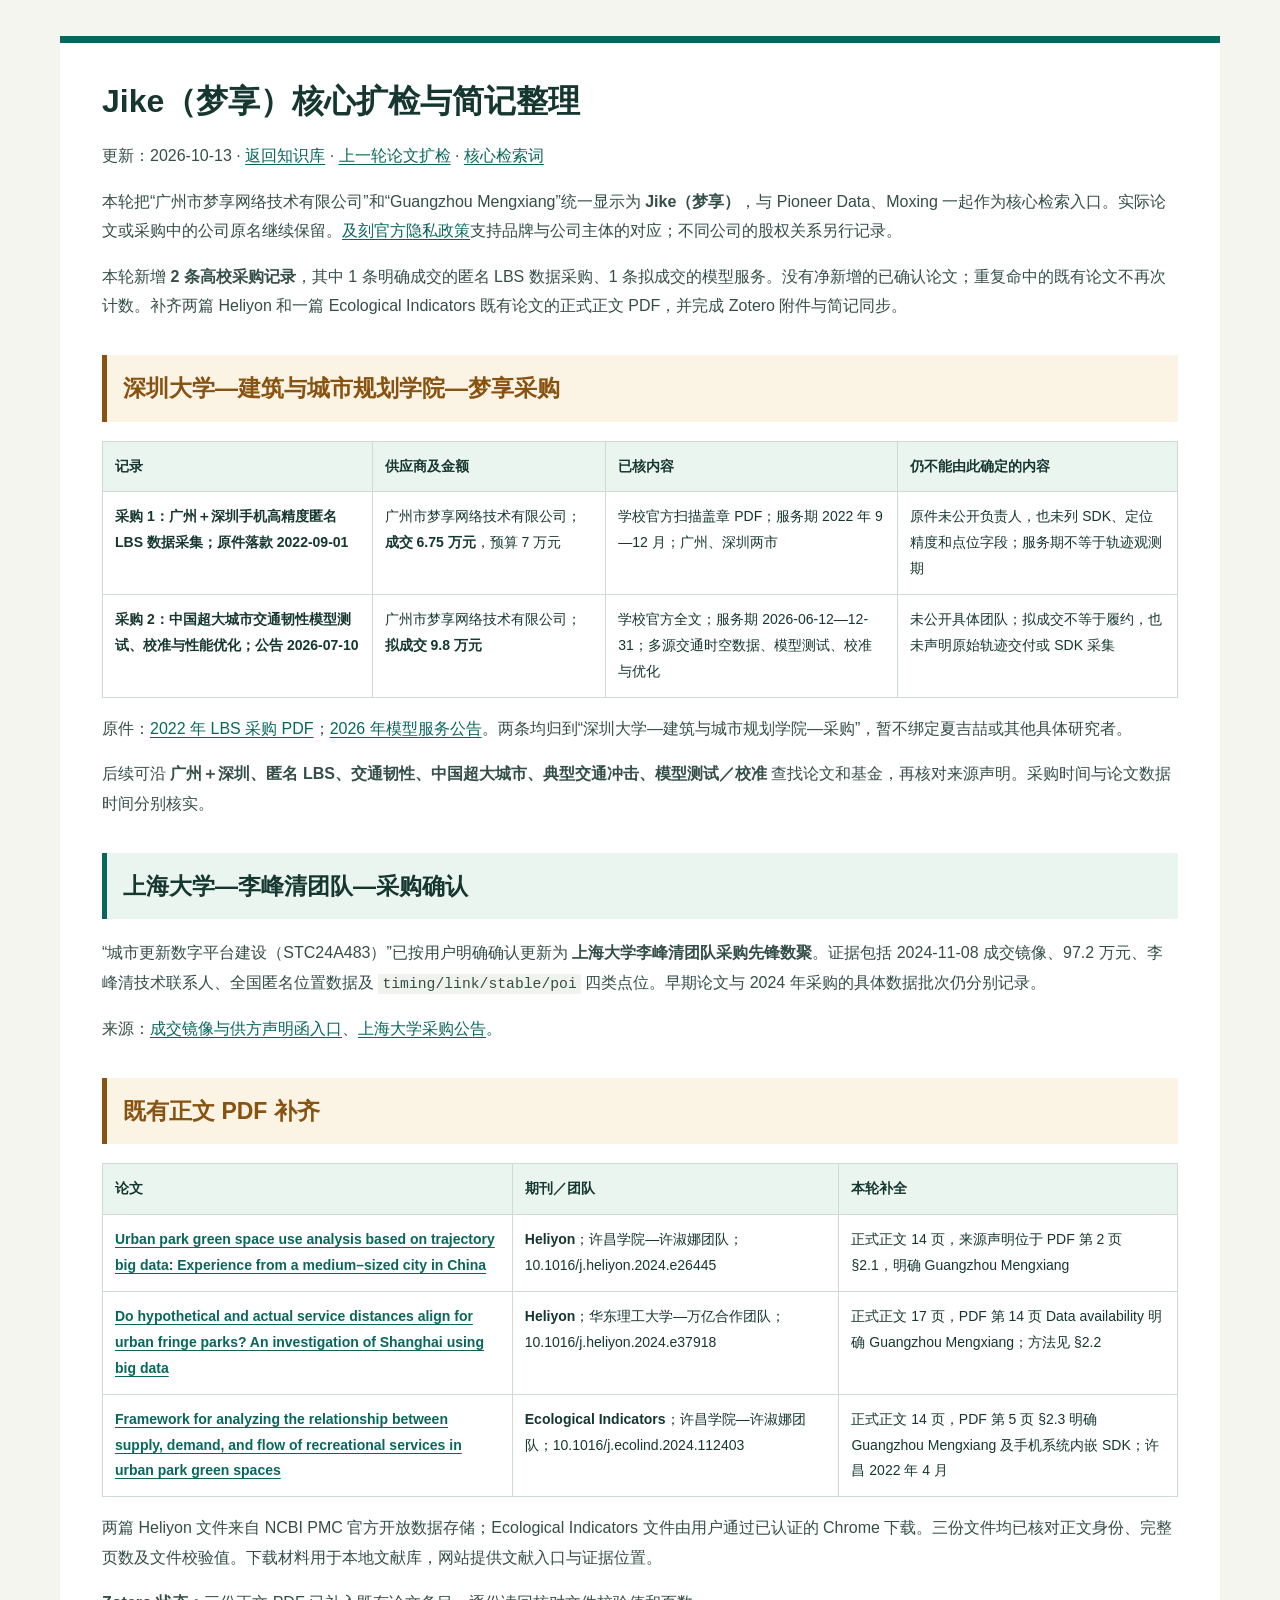
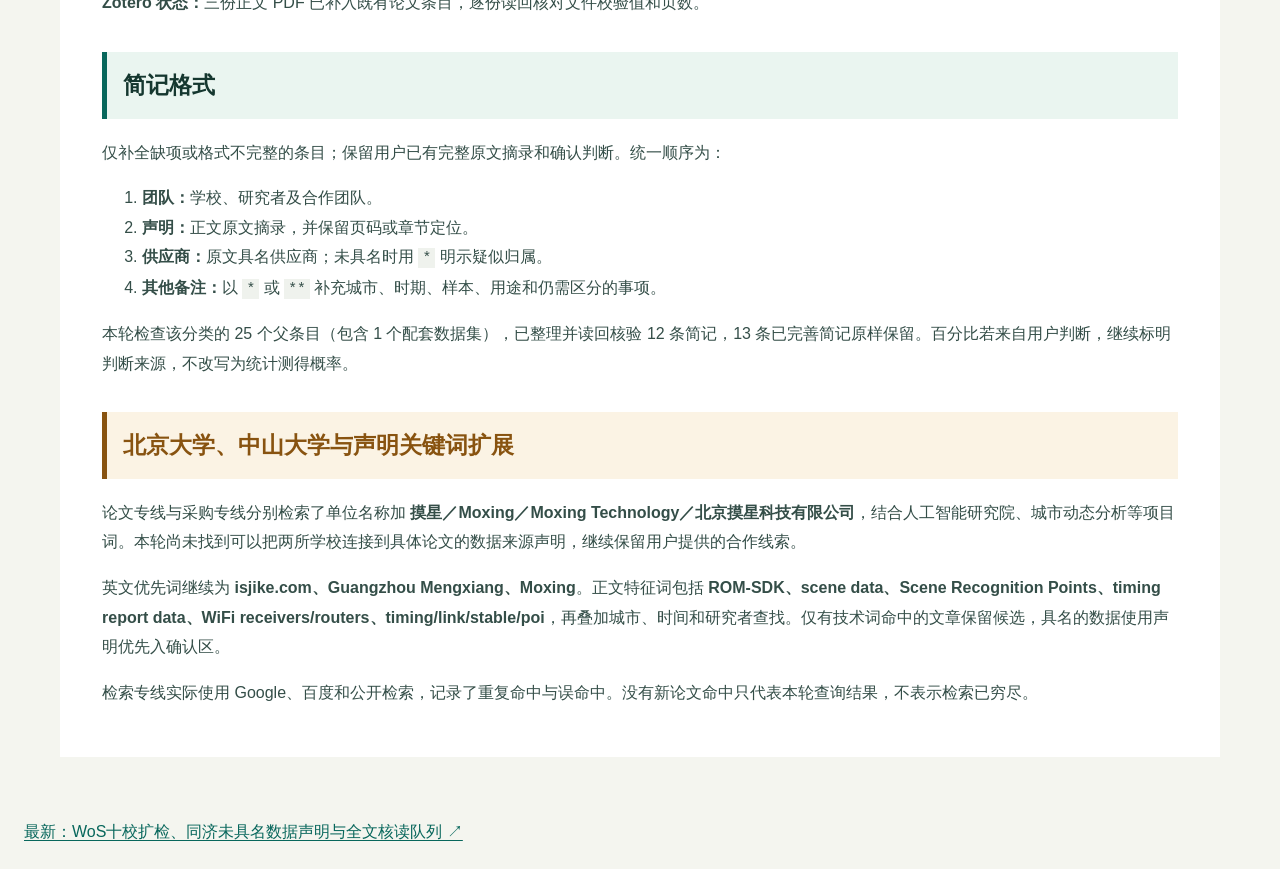
<file: core-jike-expansion.html>
<!doctype html><html lang="zh-CN"><head><meta charset="utf-8"><meta name="viewport" content="width=device-width,initial-scale=1"><title>Jike（梦享）核心扩检 · 2026-10-13</title><style>
*{box-sizing:border-box}body{margin:0;background:#f4f5ef;color:#15372f;font:16px/1.85 "Segoe UI","Microsoft YaHei",sans-serif}main{max-width:1160px;margin:36px auto;padding:34px 42px;background:#fff;border-top:7px solid #08675c}h1{font-size:32px;line-height:1.5;margin:0 0 15px}h2{font-size:23px;margin-top:34px;padding:12px 16px;border-left:5px solid #08675c;background:#eaf5f0}h2:nth-of-type(odd){color:#885310;background:#fbf3e4;border-color:#885310}p,li{color:#344e48}a{color:#08675c;text-underline-offset:3px}table{display:block;width:100%;overflow-x:auto;border-collapse:collapse;font-size:14px}th,td{min-width:150px;border:1px solid #cedbd4;padding:12px;text-align:left;vertical-align:top}th{background:#eaf5f0}td:first-child{font-weight:600}code{background:#eff2ed;font-size:.92em;padding:2px 4px;overflow-wrap:anywhere}a:focus-visible{outline:2px solid #08675c;outline-offset:4px}@media(max-width:650px){main{margin:0;padding:22px 18px}h1{font-size:25px}h2{font-size:20px}body{font-size:15px}}
</style></head><body><main><h1>Jike（梦享）核心扩检与简记整理</h1>
<p>更新：2026-10-13 · <a href="index.html#china">返回知识库</a> · <a href="core-search-expansion.html">上一轮论文扩检</a> · <a href="data/core-search-lexicon.json">核心检索词</a></p>
<p>本轮把“广州市梦享网络技术有限公司”和“Guangzhou Mengxiang”统一显示为 <strong>Jike（梦享）</strong>，与 Pioneer Data、Moxing 一起作为核心检索入口。实际论文或采购中的公司原名继续保留。<a href="https://www.isjike.com/h-col-128">及刻官方隐私政策</a>支持品牌与公司主体的对应；不同公司的股权关系另行记录。</p>
<p>本轮新增 <strong>2 条高校采购记录</strong>，其中 1 条明确成交的匿名 LBS 数据采购、1 条拟成交的模型服务。没有净新增的已确认论文；重复命中的既有论文不再次计数。补齐两篇 Heliyon 和一篇 Ecological Indicators 既有论文的正式正文 PDF，并完成 Zotero 附件与简记同步。</p>
<h2>深圳大学—建筑与城市规划学院—梦享采购</h2>
<table>
<thead>
<tr>
<th>记录</th>
<th>供应商及金额</th>
<th>已核内容</th>
<th>仍不能由此确定的内容</th>
</tr>
</thead>
<tbody>
<tr>
<td><strong>采购 1：广州＋深圳手机高精度匿名 LBS 数据采集</strong>；原件落款 2022-09-01</td>
<td>广州市梦享网络技术有限公司；<strong>成交 6.75 万元</strong>，预算 7 万元</td>
<td>学校官方扫描盖章 PDF；服务期 2022 年 9—12 月；广州、深圳两市</td>
<td>原件未公开负责人，也未列 SDK、定位精度和点位字段；服务期不等于轨迹观测期</td>
</tr>
<tr>
<td><strong>采购 2：中国超大城市交通韧性模型测试、校准与性能优化</strong>；公告 2026-07-10</td>
<td>广州市梦享网络技术有限公司；<strong>拟成交 9.8 万元</strong></td>
<td>学校官方全文；服务期 2026-06-12—12-31；多源交通时空数据、模型测试、校准与优化</td>
<td>未公开具体团队；拟成交不等于履约，也未声明原始轨迹交付或 SDK 采集</td>
</tr>
</tbody>
</table>
<p>原件：<a href="https://bidding.szu.edu.cn/__local/5/27/FE/82C13B2A29A4C6122909C93EC78_68CD83B2_4C59D.pdf?e=.pdf">2022 年 LBS 采购 PDF</a>；<a href="https://bidding.szu.edu.cn/info/1023/359799.htm">2026 年模型服务公告</a>。两条均归到“深圳大学—建筑与城市规划学院—采购”，暂不绑定夏吉喆或其他具体研究者。</p>
<p>后续可沿 <strong>广州＋深圳、匿名 LBS、交通韧性、中国超大城市、典型交通冲击、模型测试／校准</strong> 查找论文和基金，再核对来源声明。采购时间与论文数据时间分别核实。</p>
<h2>上海大学—李峰清团队—采购确认</h2>
<p>“城市更新数字平台建设（STC24A483）”已按用户明确确认更新为 <strong>上海大学李峰清团队采购先锋数聚</strong>。证据包括 2024-11-08 成交镜像、97.2 万元、李峰清技术联系人、全国匿名位置数据及 <code>timing/link/stable/poi</code> 四类点位。早期论文与 2024 年采购的具体数据批次仍分别记录。</p>
<p>来源：<a href="https://xunbiaobao.baidu.com/biddingDetail?id=51f4807f5bec176c44e60a08bab5157b430ee26f&amp;source=seo">成交镜像与供方声明函入口</a>、<a href="https://bidding.shu.edu.cn/sy/zbkscg_detail_phone.jsp?wid=202410140026798435&amp;gglx=ZBGG&amp;fl=C&amp;lx=ZBGG">上海大学采购公告</a>。</p>
<h2>既有正文 PDF 补齐</h2>
<table>
<thead>
<tr>
<th>论文</th>
<th>期刊／团队</th>
<th>本轮补全</th>
</tr>
</thead>
<tbody>
<tr>
<td><a href="https://pmc.ncbi.nlm.nih.gov/articles/PMC10900791/">Urban park green space use analysis based on trajectory big data: Experience from a medium–sized city in China</a></td>
<td><strong>Heliyon</strong>；许昌学院—许淑娜团队；10.1016/j.heliyon.2024.e26445</td>
<td>正式正文 14 页，来源声明位于 PDF 第 2 页 §2.1，明确 Guangzhou Mengxiang</td>
</tr>
<tr>
<td><a href="https://doi.org/10.1016/j.heliyon.2024.e37918">Do hypothetical and actual service distances align for urban fringe parks? An investigation of Shanghai using big data</a></td>
<td><strong>Heliyon</strong>；华东理工大学—万亿合作团队；10.1016/j.heliyon.2024.e37918</td>
<td>正式正文 17 页，PDF 第 14 页 Data availability 明确 Guangzhou Mengxiang；方法见 §2.2</td>
</tr>
<tr>
<td><a href="https://doi.org/10.1016/j.ecolind.2024.112403">Framework for analyzing the relationship between supply, demand, and flow of recreational services in urban park green spaces</a></td>
<td><strong>Ecological Indicators</strong>；许昌学院—许淑娜团队；10.1016/j.ecolind.2024.112403</td>
<td>正式正文 14 页，PDF 第 5 页 §2.3 明确 Guangzhou Mengxiang 及手机系统内嵌 SDK；许昌 2022 年 4 月</td>
</tr>
</tbody>
</table>
<p>两篇 Heliyon 文件来自 NCBI PMC 官方开放数据存储；Ecological Indicators 文件由用户通过已认证的 Chrome 下载。三份文件均已核对正文身份、完整页数及文件校验值。下载材料用于本地文献库，网站提供文献入口与证据位置。</p>
<p><strong>Zotero 状态：</strong>三份正文 PDF 已补入既有论文条目，逐份读回核对文件校验值和页数。</p>
<h2>简记格式</h2>
<p>仅补全缺项或格式不完整的条目；保留用户已有完整原文摘录和确认判断。统一顺序为：</p>
<ol>
<li><strong>团队：</strong>学校、研究者及合作团队。</li>
<li><strong>声明：</strong>正文原文摘录，并保留页码或章节定位。</li>
<li><strong>供应商：</strong>原文具名供应商；未具名时用 <code>*</code> 明示疑似归属。</li>
<li><strong>其他备注：</strong>以 <code>*</code> 或 <code>**</code> 补充城市、时期、样本、用途和仍需区分的事项。</li>
</ol>
<p>本轮检查该分类的 25 个父条目（包含 1 个配套数据集），已整理并读回核验 12 条简记，13 条已完善简记原样保留。百分比若来自用户判断，继续标明判断来源，不改写为统计测得概率。</p>
<h2>北京大学、中山大学与声明关键词扩展</h2>
<p>论文专线与采购专线分别检索了单位名称加 <strong>摸星／Moxing／Moxing Technology／北京摸星科技有限公司</strong>，结合人工智能研究院、城市动态分析等项目词。本轮尚未找到可以把两所学校连接到具体论文的数据来源声明，继续保留用户提供的合作线索。</p>
<p>英文优先词继续为 <strong>isjike.com、Guangzhou Mengxiang、Moxing</strong>。正文特征词包括 <strong>ROM-SDK、scene data、Scene Recognition Points、timing report data、WiFi receivers/routers、timing/link/stable/poi</strong>，再叠加城市、时间和研究者查找。仅有技术词命中的文章保留候选，具名的数据使用声明优先入确认区。</p>
<p>检索专线实际使用 Google、百度和公开检索，记录了重复命中与误命中。没有新论文命中只代表本轮查询结果，不表示检索已穷尽。</p></main><aside style="padding:24px"><a href="wos-fulltext-screening.html">最新：WoS十校扩检、同济未具名数据声明与全文核读队列 ↗</a></aside></body></html>
</file>
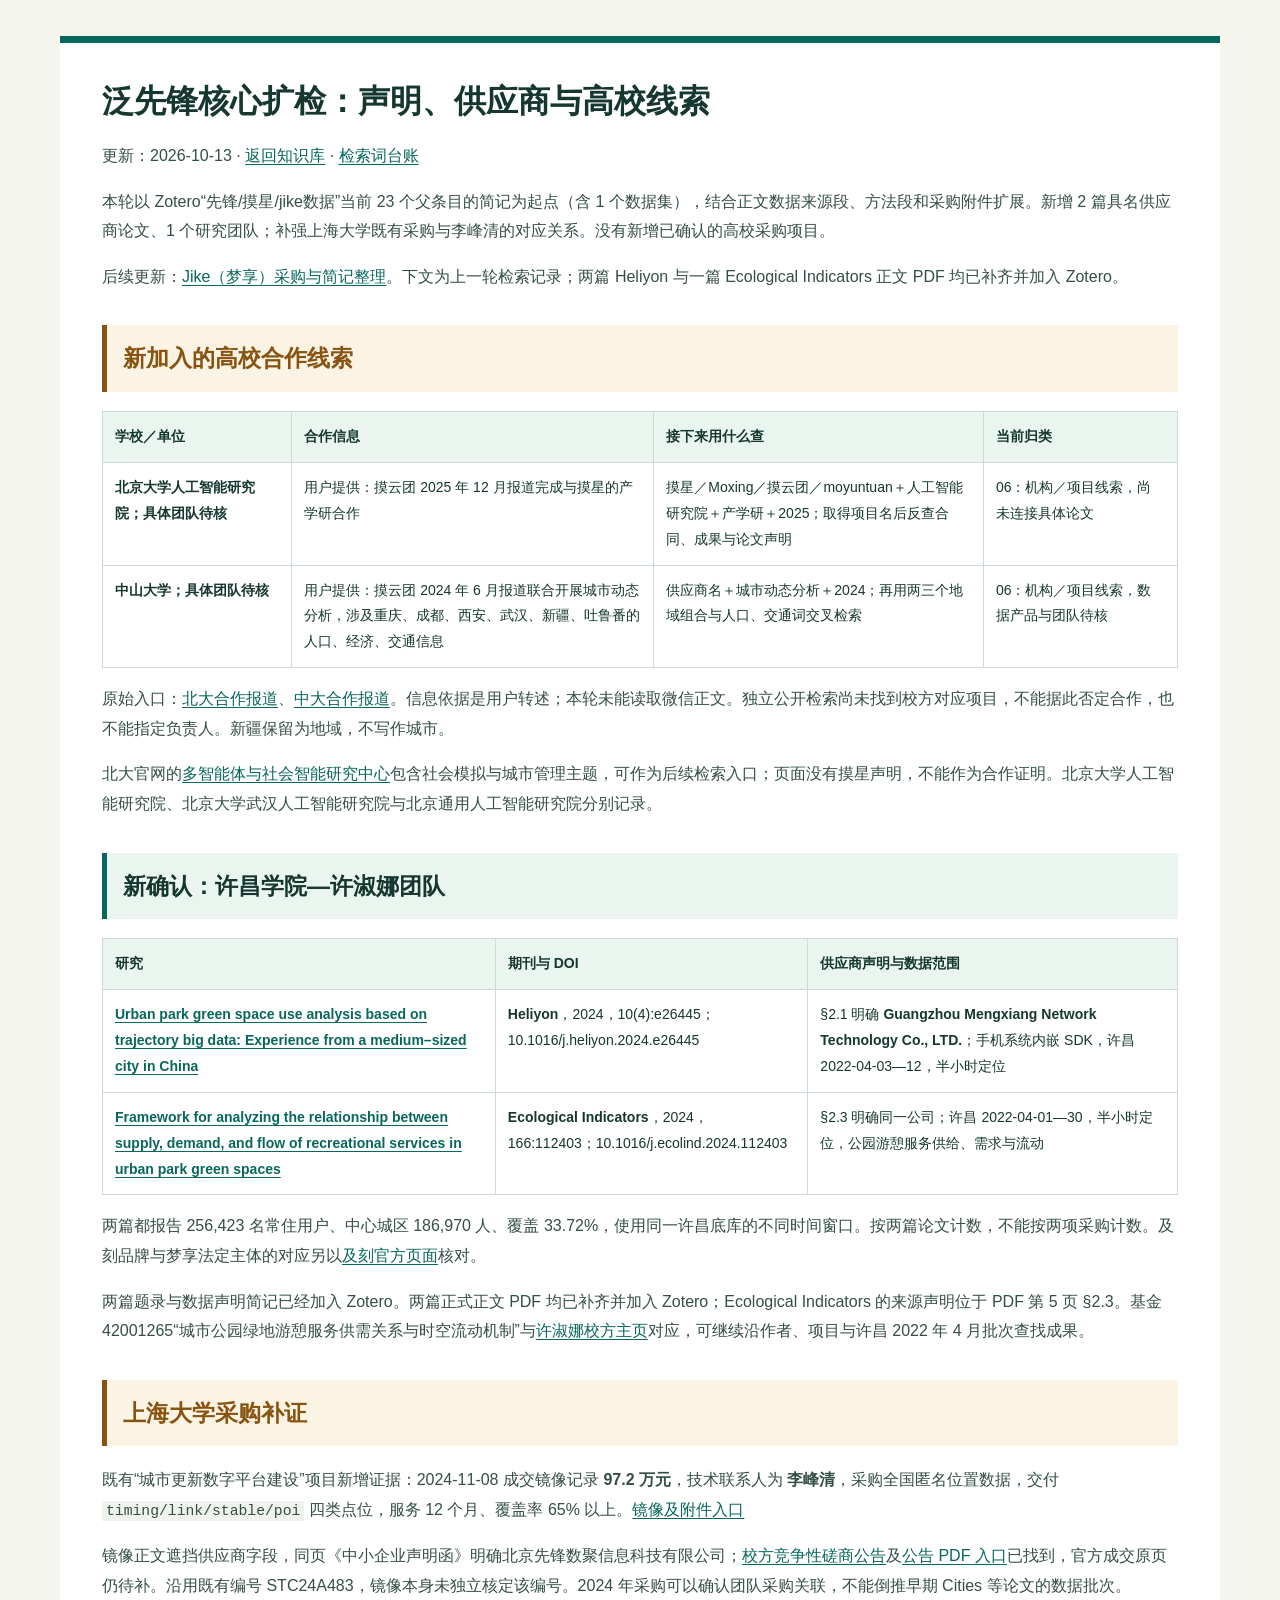
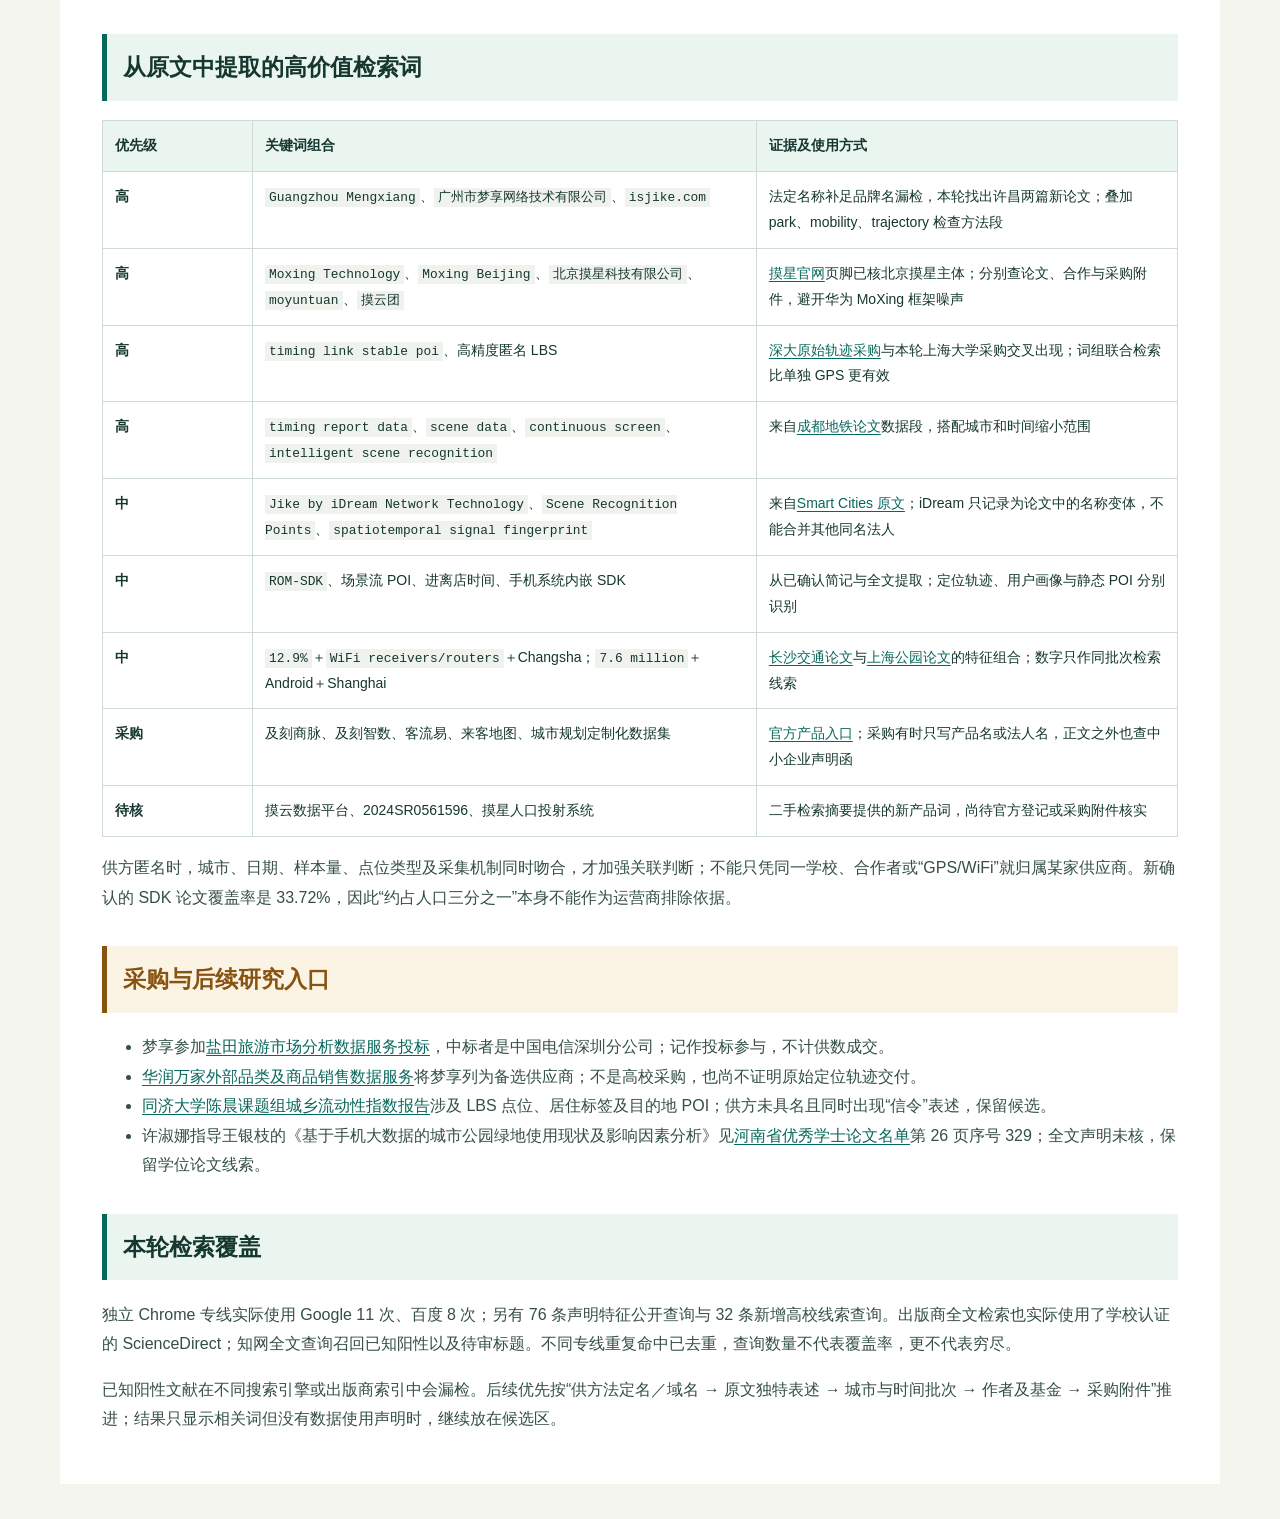
<file: core-search-expansion.html>
<!doctype html><html lang="zh-CN"><head><meta charset="utf-8"><meta name="viewport" content="width=device-width,initial-scale=1"><title>泛先锋核心扩检 · 2026-10-13</title><style>
*{box-sizing:border-box}body{margin:0;background:#f4f5ef;color:#15372f;font:16px/1.85 "Segoe UI","Microsoft YaHei",sans-serif}main{max-width:1160px;margin:36px auto;padding:34px 42px;background:#fff;border-top:7px solid #08675c}h1{font-size:32px;line-height:1.5;margin:0 0 15px}h2{font-size:23px;margin-top:34px;padding:12px 16px;border-left:5px solid #08675c;background:#eaf5f0}h2:nth-of-type(odd){color:#885310;background:#fbf3e4;border-color:#885310}p,li{color:#344e48}a{color:#08675c;text-underline-offset:3px}table{display:block;width:100%;overflow-x:auto;border-collapse:collapse;font-size:14px}th,td{min-width:150px;border:1px solid #cedbd4;padding:12px;text-align:left;vertical-align:top}th{background:#eaf5f0}td:first-child{font-weight:600}code{background:#eff2ed;font-size:.92em;padding:2px 4px;overflow-wrap:anywhere}a:focus-visible{outline:2px solid #08675c;outline-offset:4px}@media(max-width:650px){main{margin:0;padding:22px 18px}h1{font-size:25px}h2{font-size:20px}body{font-size:15px}}
</style></head><body><main><h1>泛先锋核心扩检：声明、供应商与高校线索</h1>
<p>更新：2026-10-13 · <a href="index.html#china">返回知识库</a> · <a href="data/core-search-lexicon.json">检索词台账</a></p>
<p>本轮以 Zotero“先锋/摸星/jike数据”当前 23 个父条目的简记为起点（含 1 个数据集），结合正文数据来源段、方法段和采购附件扩展。新增 2 篇具名供应商论文、1 个研究团队；补强上海大学既有采购与李峰清的对应关系。没有新增已确认的高校采购项目。</p>
<p>后续更新：<a href="../core-jike-expansion.html">Jike（梦享）采购与简记整理</a>。下文为上一轮检索记录；两篇 Heliyon 与一篇 Ecological Indicators 正文 PDF 均已补齐并加入 Zotero。</p>
<h2>新加入的高校合作线索</h2>
<table>
<thead>
<tr>
<th>学校／单位</th>
<th>合作信息</th>
<th>接下来用什么查</th>
<th>当前归类</th>
</tr>
</thead>
<tbody>
<tr>
<td>北京大学人工智能研究院；具体团队待核</td>
<td>用户提供：摸云团 2025 年 12 月报道完成与摸星的产学研合作</td>
<td>摸星／Moxing／摸云团／moyuntuan＋人工智能研究院＋产学研＋2025；取得项目名后反查合同、成果与论文声明</td>
<td>06：机构／项目线索，尚未连接具体论文</td>
</tr>
<tr>
<td>中山大学；具体团队待核</td>
<td>用户提供：摸云团 2024 年 6 月报道联合开展城市动态分析，涉及重庆、成都、西安、武汉、新疆、吐鲁番的人口、经济、交通信息</td>
<td>供应商名＋城市动态分析＋2024；再用两三个地域组合与人口、交通词交叉检索</td>
<td>06：机构／项目线索，数据产品与团队待核</td>
</tr>
</tbody>
</table>
<p>原始入口：<a href="https://mp.weixin.qq.com/s/dIXu1UwoPDSMtV2qyC5F1A">北大合作报道</a>、<a href="https://mp.weixin.qq.com/s/6MoXxhf8-F69XSIEh6eMvw">中大合作报道</a>。信息依据是用户转述；本轮未能读取微信正文。独立公开检索尚未找到校方对应项目，不能据此否定合作，也不能指定负责人。新疆保留为地域，不写作城市。</p>
<p>北大官网的<a href="https://www.ai.pku.edu.cn/info/1415/2763.htm">多智能体与社会智能研究中心</a>包含社会模拟与城市管理主题，可作为后续检索入口；页面没有摸星声明，不能作为合作证明。北京大学人工智能研究院、北京大学武汉人工智能研究院与北京通用人工智能研究院分别记录。</p>
<h2>新确认：许昌学院—许淑娜团队</h2>
<table>
<thead>
<tr>
<th>研究</th>
<th>期刊与 DOI</th>
<th>供应商声明与数据范围</th>
</tr>
</thead>
<tbody>
<tr>
<td><a href="https://pmc.ncbi.nlm.nih.gov/articles/PMC10900791/">Urban park green space use analysis based on trajectory big data: Experience from a medium–sized city in China</a></td>
<td><strong>Heliyon</strong>，2024，10(4):e26445；10.1016/j.heliyon.2024.e26445</td>
<td>§2.1 明确 <strong>Guangzhou Mengxiang Network Technology Co., LTD.</strong>；手机系统内嵌 SDK，许昌 2022-04-03—12，半小时定位</td>
</tr>
<tr>
<td><a href="https://www.sciencedirect.com/science/article/pii/S1470160X24008604">Framework for analyzing the relationship between supply, demand, and flow of recreational services in urban park green spaces</a></td>
<td><strong>Ecological Indicators</strong>，2024，166:112403；10.1016/j.ecolind.2024.112403</td>
<td>§2.3 明确同一公司；许昌 2022-04-01—30，半小时定位，公园游憩服务供给、需求与流动</td>
</tr>
</tbody>
</table>
<p>两篇都报告 256,423 名常住用户、中心城区 186,970 人、覆盖 33.72%，使用同一许昌底库的不同时间窗口。按两篇论文计数，不能按两项采购计数。及刻品牌与梦享法定主体的对应另以<a href="https://www.isjike.com/h-col-128">及刻官方页面</a>核对。</p>
<p>两篇题录与数据声明简记已经加入 Zotero。两篇正式正文 PDF 均已补齐并加入 Zotero；Ecological Indicators 的来源声明位于 PDF 第 5 页 §2.3。基金 42001265“城市公园绿地游憩服务供需关系与时空流动机制”与<a href="https://chenghuan.xcu.edu.cn/info/1252/4904.htm">许淑娜校方主页</a>对应，可继续沿作者、项目与许昌 2022 年 4 月批次查找成果。</p>
<h2>上海大学采购补证</h2>
<p>既有“城市更新数字平台建设”项目新增证据：2024-11-08 成交镜像记录 <strong>97.2 万元</strong>，技术联系人为 <strong>李峰清</strong>，采购全国匿名位置数据，交付 <code>timing/link/stable/poi</code> 四类点位，服务 12 个月、覆盖率 65% 以上。<a href="https://xunbiaobao.baidu.com/biddingDetail?id=51f4807f5bec176c44e60a08bab5157b430ee26f&amp;source=seo">镜像及附件入口</a></p>
<p>镜像正文遮挡供应商字段，同页《中小企业声明函》明确北京先锋数聚信息科技有限公司；<a href="https://bidding.shu.edu.cn/sy/zbkscg_detail_phone.jsp?wid=202410140026798435&amp;gglx=ZBGG&amp;fl=C&amp;lx=ZBGG">校方竞争性磋商公告</a>及<a href="https://bidding.shu.edu.cn/ywsp/lcpz/fjgl_downLoad.jsp?wid=202410290026907524">公告 PDF 入口</a>已找到，官方成交原页仍待补。沿用既有编号 STC24A483，镜像本身未独立核定该编号。2024 年采购可以确认团队采购关联，不能倒推早期 Cities 等论文的数据批次。</p>
<h2>从原文中提取的高价值检索词</h2>
<table>
<thead>
<tr>
<th>优先级</th>
<th>关键词组合</th>
<th>证据及使用方式</th>
</tr>
</thead>
<tbody>
<tr>
<td>高</td>
<td><code>Guangzhou Mengxiang</code>、<code>广州市梦享网络技术有限公司</code>、<code>isjike.com</code></td>
<td>法定名称补足品牌名漏检，本轮找出许昌两篇新论文；叠加 park、mobility、trajectory 检查方法段</td>
</tr>
<tr>
<td>高</td>
<td><code>Moxing Technology</code>、<code>Moxing Beijing</code>、<code>北京摸星科技有限公司</code>、<code>moyuntuan</code>、<code>摸云团</code></td>
<td><a href="https://www.moyuntuan.com/#/home">摸星官网</a>页脚已核北京摸星主体；分别查论文、合作与采购附件，避开华为 MoXing 框架噪声</td>
</tr>
<tr>
<td>高</td>
<td><code>timing link stable poi</code>、高精度匿名 LBS</td>
<td><a href="https://bidding.szu.edu.cn/info/1023/35590.htm">深大原始轨迹采购</a>与本轮上海大学采购交叉出现；词组联合检索比单独 GPS 更有效</td>
</tr>
<tr>
<td>高</td>
<td><code>timing report data</code>、<code>scene data</code>、<code>continuous screen</code>、<code>intelligent scene recognition</code></td>
<td>来自<a href="https://onlinelibrary.wiley.com/doi/10.1155/2023/8008667">成都地铁论文</a>数据段，搭配城市和时间缩小范围</td>
</tr>
<tr>
<td>中</td>
<td><code>Jike by iDream Network Technology</code>、<code>Scene Recognition Points</code>、<code>spatiotemporal signal fingerprint</code></td>
<td>来自<a href="https://www.mdpi.com/2624-6511/8/3/83">Smart Cities 原文</a>；iDream 只记录为论文中的名称变体，不能合并其他同名法人</td>
</tr>
<tr>
<td>中</td>
<td><code>ROM-SDK</code>、场景流 POI、进离店时间、手机系统内嵌 SDK</td>
<td>从已确认简记与全文提取；定位轨迹、用户画像与静态 POI 分别识别</td>
</tr>
<tr>
<td>中</td>
<td><code>12.9%</code>＋<code>WiFi receivers/routers</code>＋Changsha；<code>7.6 million</code>＋Android＋Shanghai</td>
<td><a href="https://doi.org/10.1016/j.jtrangeo.2025.104496">长沙交通论文</a>与<a href="https://pmc.ncbi.nlm.nih.gov/articles/PMC11462473/">上海公园论文</a>的特征组合；数字只作同批次检索线索</td>
</tr>
<tr>
<td>采购</td>
<td>及刻商脉、及刻智数、客流易、来客地图、城市规划定制化数据集</td>
<td><a href="https://www.isjike.com/h-col-128">官方产品入口</a>；采购有时只写产品名或法人名，正文之外也查中小企业声明函</td>
</tr>
<tr>
<td>待核</td>
<td>摸云数据平台、2024SR0561596、摸星人口投射系统</td>
<td>二手检索摘要提供的新产品词，尚待官方登记或采购附件核实</td>
</tr>
</tbody>
</table>
<p>供方匿名时，城市、日期、样本量、点位类型及采集机制同时吻合，才加强关联判断；不能只凭同一学校、合作者或“GPS/WiFi”就归属某家供应商。新确认的 SDK 论文覆盖率是 33.72%，因此“约占人口三分之一”本身不能作为运营商排除依据。</p>
<h2>采购与后续研究入口</h2>
<ul>
<li>梦享参加<a href="https://www.yantian.gov.cn/YTWHGDLYTY/gkmlpt/content/12/12399/post_12399068.html">盐田旅游市场分析数据服务投标</a>，中标者是中国电信深圳分公司；记作投标参与，不计供数成交。</li>
<li><a href="https://www.crpsz.com/zbxx/006001/006001004/20250605/1f9b9cf7-f34f-4ea0-ab41-e9a6eb760dc1.html">华润万家外部品类及商品销售数据服务</a>将梦享列为备选供应商；不是高校采购，也尚不证明原始定位轨迹交付。</li>
<li><a href="https://caup.tongji.edu.cn/d5/8f/c33362a382351/page.htm">同济大学陈晨课题组城乡流动性指数报告</a>涉及 LBS 点位、居住标签及目的地 POI；供方未具名且同时出现“信令”表述，保留候选。</li>
<li>许淑娜指导王银枝的《基于手机大数据的城市公园绿地使用现状及影响因素分析》见<a href="https://xcoss.henan.gov.cn/typtfile/20250919/f1a136475be542edb04d64c20f5707d3.pdf">河南省优秀学士论文名单</a>第 26 页序号 329；全文声明未核，保留学位论文线索。</li>
</ul>
<h2>本轮检索覆盖</h2>
<p>独立 Chrome 专线实际使用 Google 11 次、百度 8 次；另有 76 条声明特征公开查询与 32 条新增高校线索查询。出版商全文检索也实际使用了学校认证的 ScienceDirect；知网全文查询召回已知阳性以及待审标题。不同专线重复命中已去重，查询数量不代表覆盖率，更不代表穷尽。</p>
<p>已知阳性文献在不同搜索引擎或出版商索引中会漏检。后续优先按“供方法定名／域名 → 原文独特表述 → 城市与时间批次 → 作者及基金 → 采购附件”推进；结果只显示相关词但没有数据使用声明时，继续放在候选区。</p></main></body></html>
</file>
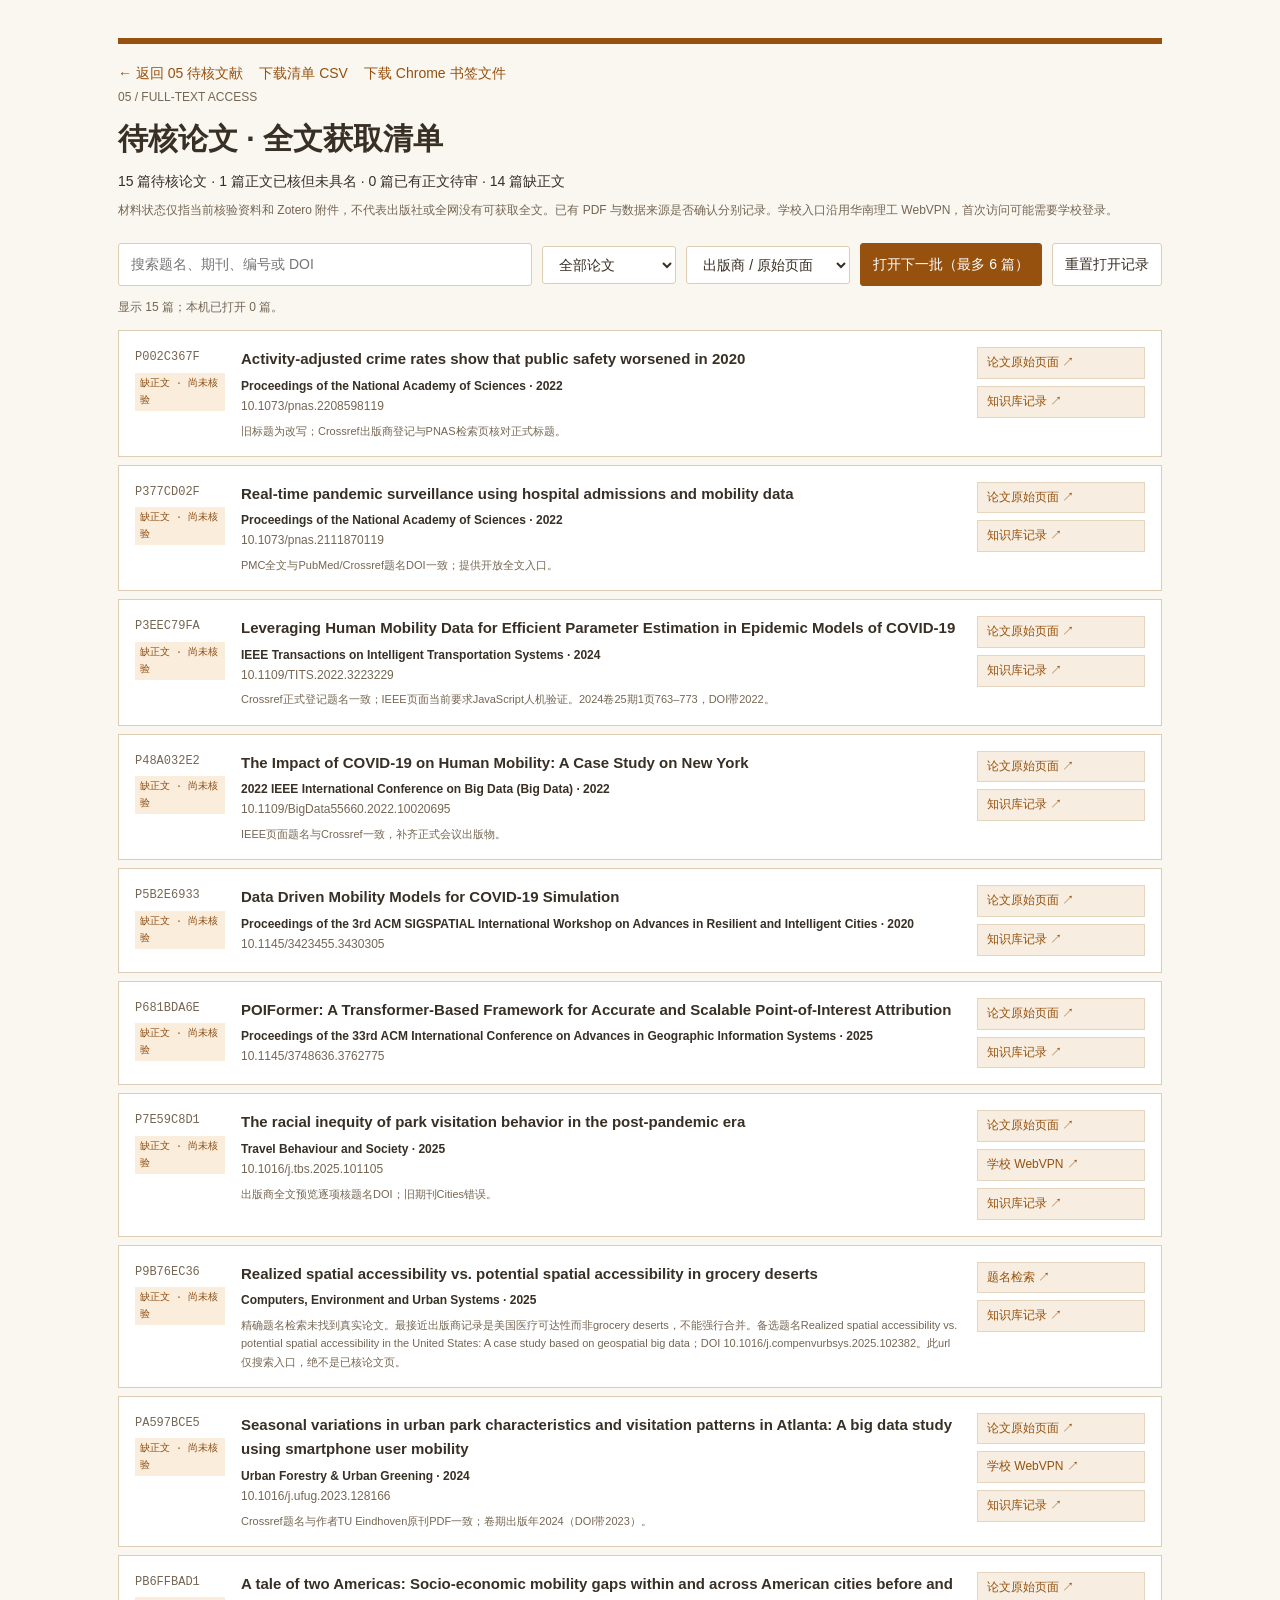
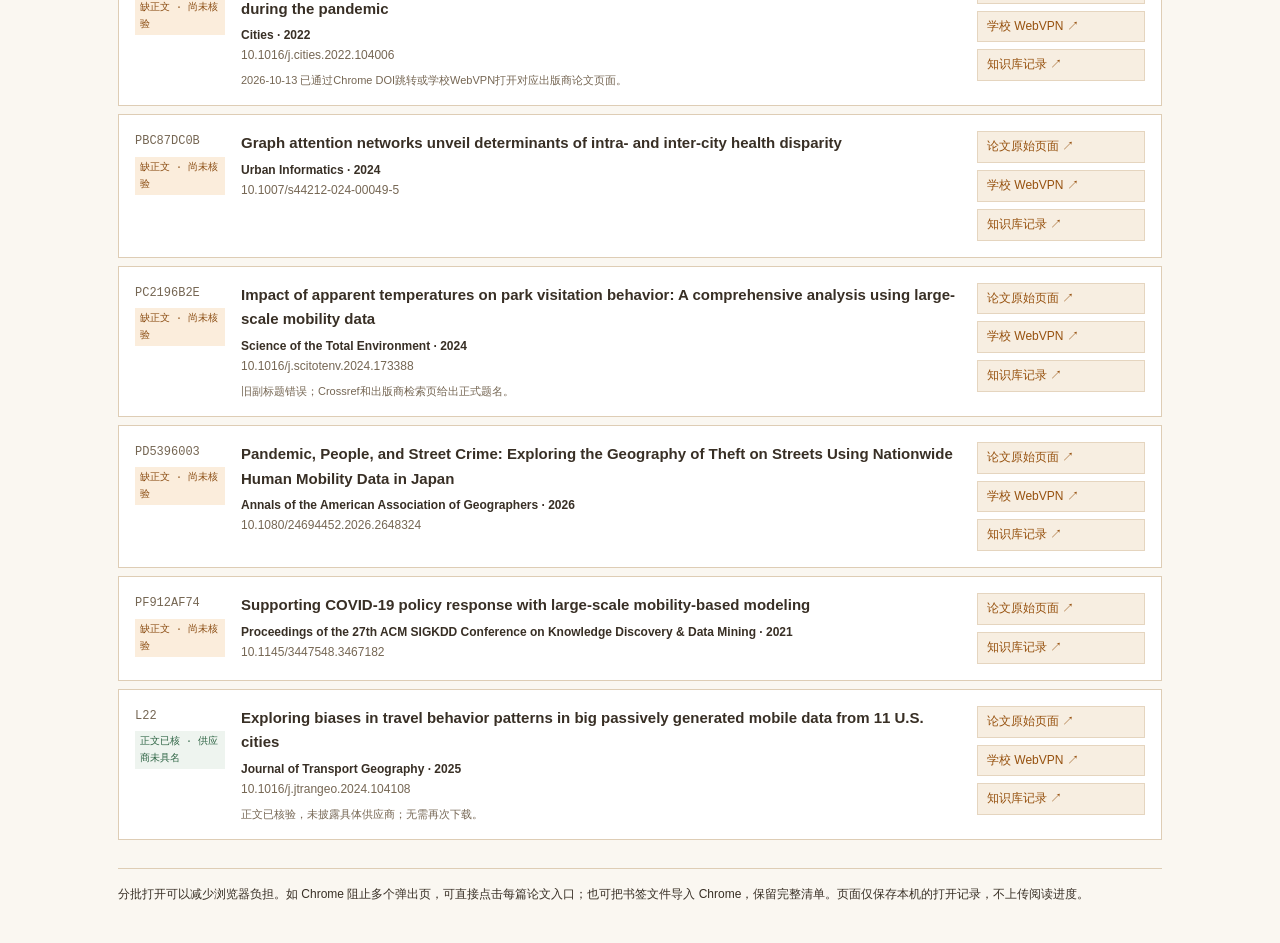
<file: pending-access.html>
<!doctype html><html lang="zh-CN"><head><meta charset="utf-8"><meta name="viewport" content="width=device-width,initial-scale=1"><title>待核论文 · 全文获取清单</title><style>
:root{--ink:#382f25;--muted:#756653;--accent:#96510e;--line:#decdb5;--paper:#faf7f1}*{box-sizing:border-box}body{margin:0;background:var(--paper);color:var(--ink);font:14px/1.65 "Segoe UI","Microsoft YaHei",sans-serif}main{max-width:1100px;margin:auto;padding:38px 28px}a{color:var(--accent);text-decoration:none}a:hover{text-decoration:underline}header{border-top:6px solid var(--accent);padding-top:18px}small,.meta{color:var(--muted);font-size:12px}h1{font-size:30px;line-height:1.4;margin:10px 0}p{margin:8px 0}.tools{display:flex;gap:10px;flex-wrap:wrap;align-items:center;margin:22px 0 12px}button,input,select{font:inherit;padding:9px 12px;border:1px solid var(--line);background:white;border-radius:3px;color:var(--ink)}button{cursor:pointer}input{flex:1;min-width:200px}button.primary{background:var(--accent);color:white;border-color:var(--accent)}button:focus-visible,a:focus-visible,input:focus-visible,select:focus-visible{outline:2px solid var(--accent);outline-offset:3px}.row{display:grid;grid-template-columns:90px minmax(0,1fr) 168px;gap:16px;background:white;border:1px solid var(--line);padding:16px;margin:8px 0;align-items:start}.id{font:12px/1.7 Consolas,monospace;color:var(--muted)}h2{font-size:15px;margin:0 0 5px;overflow-wrap:anywhere}.journal{font-size:12px;font-weight:600}.actions{display:grid;gap:7px;font-size:12px}.actions a{padding:5px 9px;background:#f7eee1;border:1px solid #e5d5bf}.badge{display:inline-block;background:#eef4ef;color:#2f6545;padding:2px 5px;font-size:10px;margin-top:5px}.missing{background:#fbeddc;color:#8b4d13}.note{font-size:11px;color:var(--muted);margin-top:5px}#status{min-height:24px;font-size:12px;color:var(--muted)}footer{margin-top:28px;border-top:1px solid var(--line);padding-top:16px;font-size:12px}nav{display:flex;gap:16px;flex-wrap:wrap}@media(max-width:650px){main{padding:22px 16px}.row{grid-template-columns:minmax(0,1fr);gap:7px}.actions{display:flex;flex-wrap:wrap}h1{font-size:25px}}
</style></head><body><main><header><nav><a href="index.html#next">← 返回 05 待核文献</a><a href="data/pending-access.csv" download>下载清单 CSV</a><a href="data/pending-bookmarks.html" download>下载 Chrome 书签文件</a></nav><small>05 / FULL-TEXT ACCESS</small><h1>待核论文 · 全文获取清单</h1><p id="summary"></p><p class="meta">材料状态仅指当前核验资料和 Zotero 附件，不代表出版社或全网没有可获取全文。已有 PDF 与数据来源是否确认分别记录。学校入口沿用华南理工 WebVPN，首次访问可能需要学校登录。</p></header><div class="tools"><input id="q" aria-label="搜索论文" placeholder="搜索题名、期刊、编号或 DOI"><select id="material" aria-label="材料状态"><option value="all">全部论文</option><option value="missing">仍需下载 PDF</option><option value="saved">已有本地 PDF</option></select><select id="route" aria-label="访问方式"><option value="official">出版商 / 原始页面</option><option value="vpn">优先学校 WebVPN</option></select><button class="primary" id="batch">打开下一批（最多 6 篇）</button><button id="reset">重置打开记录</button></div><p id="status" role="status" aria-live="polite"></p><div id="list"></div><footer>分批打开可以减少浏览器负担。如 Chrome 阻止多个弹出页，可直接点击每篇论文入口；也可把书签文件导入 Chrome，保留完整清单。页面仅保存本机的打开记录，不上传阅读进度。</footer></main><script id="access-data" type="application/json">[{"id": "P002C367F", "title": "Activity-adjusted crime rates show that public safety worsened in 2020", "journal": "Proceedings of the National Academy of Sciences", "year": 2022, "doi": "10.1073/pnas.2208598119", "url": "https://www.pnas.org/doi/10.1073/pnas.2208598119", "vpn_url": "", "pdf_downloaded": false, "review_state": "missing_fulltext", "review_label": "缺正文 · 尚未核验", "search_only": false, "notes": "旧标题为改写；Crossref出版商登记与PNAS检索页核对正式标题。"}, {"id": "P377CD02F", "title": "Real-time pandemic surveillance using hospital admissions and mobility data", "journal": "Proceedings of the National Academy of Sciences", "year": 2022, "doi": "10.1073/pnas.2111870119", "url": "https://pmc.ncbi.nlm.nih.gov/articles/PMC8851544/", "vpn_url": "", "pdf_downloaded": false, "review_state": "missing_fulltext", "review_label": "缺正文 · 尚未核验", "search_only": false, "notes": "PMC全文与PubMed/Crossref题名DOI一致；提供开放全文入口。"}, {"id": "P3EEC79FA", "title": "Leveraging Human Mobility Data for Efficient Parameter Estimation in Epidemic Models of COVID-19", "journal": "IEEE Transactions on Intelligent Transportation Systems", "year": 2024, "doi": "10.1109/TITS.2022.3223229", "url": "https://ieeexplore.ieee.org/document/9967435", "vpn_url": "", "pdf_downloaded": false, "review_state": "missing_fulltext", "review_label": "缺正文 · 尚未核验", "search_only": false, "notes": "Crossref正式登记题名一致；IEEE页面当前要求JavaScript人机验证。2024卷25期1页763–773，DOI带2022。"}, {"id": "P48A032E2", "title": "The Impact of COVID-19 on Human Mobility: A Case Study on New York", "journal": "2022 IEEE International Conference on Big Data (Big Data)", "year": 2022, "doi": "10.1109/BigData55660.2022.10020695", "url": "https://ieeexplore.ieee.org/document/10020695", "vpn_url": "", "pdf_downloaded": false, "review_state": "missing_fulltext", "review_label": "缺正文 · 尚未核验", "search_only": false, "notes": "IEEE页面题名与Crossref一致，补齐正式会议出版物。"}, {"id": "P5B2E6933", "title": "Data Driven Mobility Models for COVID-19 Simulation", "journal": "Proceedings of the 3rd ACM SIGSPATIAL International Workshop on Advances in Resilient and Intelligent Cities", "year": 2020, "doi": "10.1145/3423455.3430305", "url": "https://doi.org/10.1145/3423455.3430305", "vpn_url": "", "pdf_downloaded": false, "review_state": "missing_fulltext", "review_label": "缺正文 · 尚未核验", "search_only": false, "notes": ""}, {"id": "P681BDA6E", "title": "POIFormer: A Transformer-Based Framework for Accurate and Scalable Point-of-Interest Attribution", "journal": "Proceedings of the 33rd ACM International Conference on Advances in Geographic Information Systems", "year": 2025, "doi": "10.1145/3748636.3762775", "url": "https://doi.org/10.1145/3748636.3762775", "vpn_url": "", "pdf_downloaded": false, "review_state": "missing_fulltext", "review_label": "缺正文 · 尚未核验", "search_only": false, "notes": ""}, {"id": "P7E59C8D1", "title": "The racial inequity of park visitation behavior in the post-pandemic era", "journal": "Travel Behaviour and Society", "year": 2025, "doi": "10.1016/j.tbs.2025.101105", "url": "https://www.sciencedirect.com/science/article/pii/S2214367X25001231", "vpn_url": "https://www-sciencedirect-com-443.webvpn.scut.edu.cn/science/article/pii/S2214367X25001231", "pdf_downloaded": false, "review_state": "missing_fulltext", "review_label": "缺正文 · 尚未核验", "search_only": false, "notes": "出版商全文预览逐项核题名DOI；旧期刊Cities错误。"}, {"id": "P9B76EC36", "title": "Realized spatial accessibility vs. potential spatial accessibility in grocery deserts", "journal": "Computers, Environment and Urban Systems", "year": 2025, "doi": "", "url": "https://scholar.google.com/scholar?q=%22Realized%20spatial%20accessibility%20vs.%20potential%20spatial%20accessibility%20in%20grocery%20deserts%22", "vpn_url": "", "pdf_downloaded": false, "review_state": "missing_fulltext", "review_label": "缺正文 · 尚未核验", "search_only": true, "notes": "精确题名检索未找到真实论文。最接近出版商记录是美国医疗可达性而非grocery deserts，不能强行合并。备选题名Realized spatial accessibility vs. potential spatial accessibility in the United States: A case study based on geospatial big data；DOI 10.1016/j.compenvurbsys.2025.102382。此url仅搜索入口，绝不是已核论文页。"}, {"id": "PA597BCE5", "title": "Seasonal variations in urban park characteristics and visitation patterns in Atlanta: A big data study using smartphone user mobility", "journal": "Urban Forestry & Urban Greening", "year": 2024, "doi": "10.1016/j.ufug.2023.128166", "url": "https://www.sciencedirect.com/science/article/pii/S1618866723003370", "vpn_url": "https://www-sciencedirect-com-443.webvpn.scut.edu.cn/science/article/pii/S1618866723003370", "pdf_downloaded": false, "review_state": "missing_fulltext", "review_label": "缺正文 · 尚未核验", "search_only": false, "notes": "Crossref题名与作者TU Eindhoven原刊PDF一致；卷期出版年2024（DOI带2023）。"}, {"id": "PB6FFBAD1", "title": "A tale of two Americas: Socio-economic mobility gaps within and across American cities before and during the pandemic", "journal": "Cities", "year": 2022, "doi": "10.1016/j.cities.2022.104006", "url": "https://www.sciencedirect.com/science/article/pii/S0264275122004450", "vpn_url": "https://www-sciencedirect-com-443.webvpn.scut.edu.cn/science/article/pii/S0264275122004450", "pdf_downloaded": false, "review_state": "missing_fulltext", "review_label": "缺正文 · 尚未核验", "search_only": false, "notes": "2026-10-13 已通过Chrome DOI跳转或学校WebVPN打开对应出版商论文页面。"}, {"id": "PBC87DC0B", "title": "Graph attention networks unveil determinants of intra- and inter-city health disparity", "journal": "Urban Informatics", "year": 2024, "doi": "10.1007/s44212-024-00049-5", "url": "https://link.springer.com/article/10.1007/s44212-024-00049-5", "vpn_url": "https://link-springer-com-443.webvpn.scut.edu.cn/article/10.1007/s44212-024-00049-5", "pdf_downloaded": false, "review_state": "missing_fulltext", "review_label": "缺正文 · 尚未核验", "search_only": false, "notes": ""}, {"id": "PC2196B2E", "title": "Impact of apparent temperatures on park visitation behavior: A comprehensive analysis using large-scale mobility data", "journal": "Science of the Total Environment", "year": 2024, "doi": "10.1016/j.scitotenv.2024.173388", "url": "https://www.sciencedirect.com/science/article/abs/pii/S0048969724035356", "vpn_url": "https://www-sciencedirect-com-443.webvpn.scut.edu.cn/science/article/abs/pii/S0048969724035356", "pdf_downloaded": false, "review_state": "missing_fulltext", "review_label": "缺正文 · 尚未核验", "search_only": false, "notes": "旧副标题错误；Crossref和出版商检索页给出正式题名。"}, {"id": "PD5396003", "title": "Pandemic, People, and Street Crime: Exploring the Geography of Theft on Streets Using Nationwide Human Mobility Data in Japan", "journal": "Annals of the American Association of Geographers", "year": 2026, "doi": "10.1080/24694452.2026.2648324", "url": "https://www.tandfonline.com/doi/full/10.1080/24694452.2026.2648324", "vpn_url": "https://www-tandfonline-com-443.webvpn.scut.edu.cn/doi/full/10.1080/24694452.2026.2648324", "pdf_downloaded": false, "review_state": "missing_fulltext", "review_label": "缺正文 · 尚未核验", "search_only": false, "notes": ""}, {"id": "PF912AF74", "title": "Supporting COVID-19 policy response with large-scale mobility-based modeling", "journal": "Proceedings of the 27th ACM SIGKDD Conference on Knowledge Discovery & Data Mining", "year": 2021, "doi": "10.1145/3447548.3467182", "url": "https://doi.org/10.1145/3447548.3467182", "vpn_url": "", "pdf_downloaded": false, "review_state": "missing_fulltext", "review_label": "缺正文 · 尚未核验", "search_only": false, "notes": ""}, {"id": "L22", "title": "Exploring biases in travel behavior patterns in big passively generated mobile data from 11 U.S. cities", "journal": "Journal of Transport Geography", "year": 2025, "doi": "10.1016/j.jtrangeo.2024.104108", "url": "https://www.sciencedirect.com/science/article/pii/S096669232400317X", "vpn_url": "https://www-sciencedirect-com-443.webvpn.scut.edu.cn/science/article/pii/S096669232400317X", "pdf_downloaded": true, "review_state": "reviewed_unnamed", "review_label": "正文已核 · 供应商未具名", "search_only": false, "notes": "正文已核验，未披露具体供应商；无需再次下载。"}]</script><script>
'use strict';
const rows=JSON.parse(document.querySelector('#access-data').textContent),$=s=>document.querySelector(s),esc=s=>String(s??'').replace(/[&<>"']/g,c=>({'&':'&amp;','<':'&lt;','>':'&gt;','"':'&quot;',"'":'&#39;'}[c]));
let opened=new Set();try{opened=new Set(JSON.parse(localStorage.getItem('sdk-access-opened')||'[]'))}catch{}
const filtered=()=>rows.filter(r=>($('#material').value==='all'||r.pdf_downloaded===($('#material').value==='saved'))&&[r.title,r.journal,r.id,r.doi].join(' ').toLowerCase().includes($('#q').value.trim().toLowerCase()));
const save=()=>{try{localStorage.setItem('sdk-access-opened',JSON.stringify([...opened]))}catch{}};
function render(){const shown=filtered();$('#summary').textContent=`${rows.length} 篇待核论文 · ${rows.filter(r=>r.review_state==='reviewed_unnamed').length} 篇正文已核但未具名 · ${rows.filter(r=>r.review_state==='pdf_unreviewed').length} 篇已有正文待审 · ${rows.filter(r=>!r.pdf_downloaded).length} 篇缺正文`;$('#status').textContent=`显示 ${shown.length} 篇；本机已打开 ${shown.filter(r=>opened.has(r.id)).length} 篇。`;$('#list').innerHTML=shown.map(r=>`<article class="row"><div class="id">${esc(r.id)}<br><span class="badge ${r.pdf_downloaded?'':'missing'}">${esc(r.review_label)}</span></div><div><h2>${esc(r.title)}</h2><div class="journal">${esc(r.journal||'出版物待核')} · ${esc(r.year)}</div><div class="meta">${esc(r.doi)}</div>${r.notes?`<div class="note">${esc(r.notes)}</div>`:''}</div><div class="actions"><a href="${esc(r.url)}" target="_blank" rel="noopener noreferrer" data-id="${esc(r.id)}">${r.search_only?'题名检索 ↗':'论文原始页面 ↗'}</a>${r.vpn_url?`<a href="${esc(r.vpn_url)}" target="_blank" rel="noopener noreferrer" data-id="${esc(r.id)}">学校 WebVPN ↗</a>`:''}<a href="index.html#paper-${esc(r.id)}">知识库记录 ↗</a></div></article>`).join('')||'<p>没有匹配论文。</p>';}
$('#q').addEventListener('input',render);$('#material').addEventListener('change',render);$('#list').addEventListener('click',e=>{const a=e.target.closest('a[data-id]');if(a){opened.add(a.dataset.id);save()}});
$('#batch').addEventListener('click',()=>{const batch=filtered().filter(r=>!opened.has(r.id)).slice(0,6);let n=0;for(const r of batch){const u=$('#route').value==='vpn'&&r.vpn_url?r.vpn_url:r.url;const w=window.open(u,'_blank');if(!w)break;try{w.opener=null}catch{}opened.add(r.id);n++}save();render();$('#status').textContent=batch.length?`本批打开 ${n} 篇。${n<batch.length?'Chrome 阻止了后续弹出页；可直接点击逐篇入口。':''}`:'当前筛选中的论文均已打开。';});
$('#reset').addEventListener('click',()=>{opened.clear();save();render()});render();
</script></body></html>
</file>
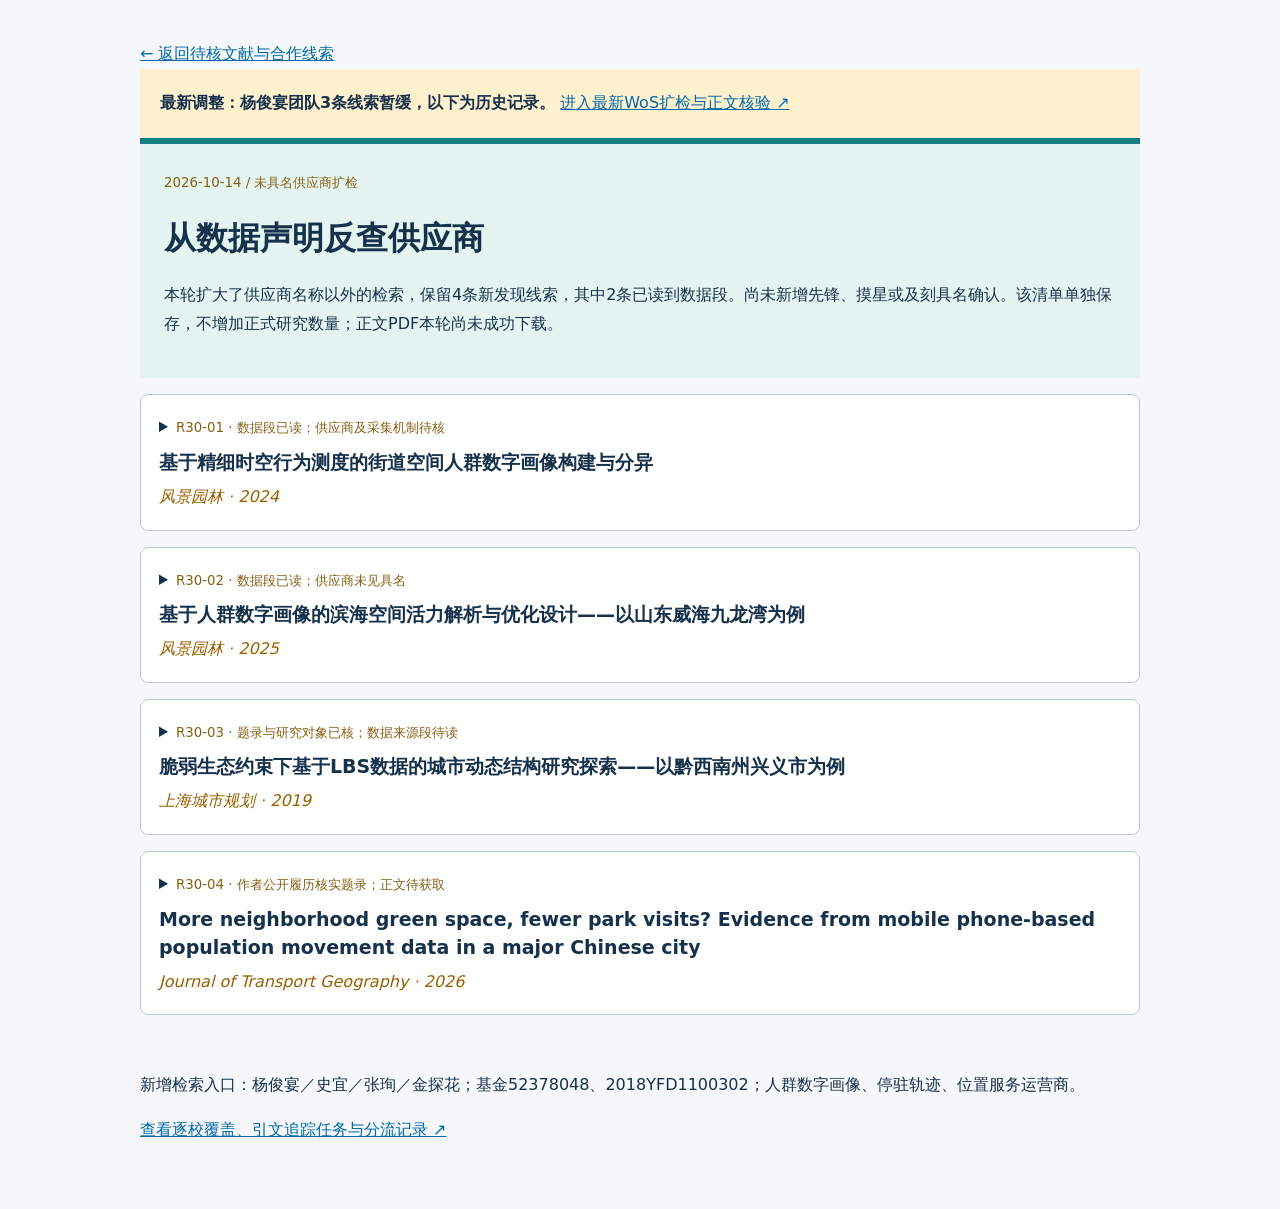
<file: unnamed-provider-expansion.html>
<!doctype html><html lang="zh-CN"><meta charset="utf-8"><meta name="viewport" content="width=device-width,initial-scale=1"><title>十校未具名供应商扩检</title><style>body{font-family:system-ui,sans-serif;background:#f5f7fb;color:#16314b;max-width:1000px;margin:40px auto;padding:0 22px;line-height:1.8}header{border-top:6px solid #137e83;padding:24px;background:#e4f5f1}h1{line-height:1.3}h2{font-size:19px;line-height:1.5;margin:6px 0}details{background:white;border:1px solid #b9c8d8;margin:16px 0;padding:18px;border-radius:8px}summary{cursor:pointer}small{color:#876016}i{color:#986000}a{color:#0069aa}.note{background:#fff4df;padding:14px}footer{padding:24px 0}</style><body><a href="index.html#next">← 返回待核文献与合作线索</a><aside style="padding:20px;background:#fff0ce"><b>最新调整：杨俊宴团队3条线索暂缓，以下为历史记录。</b> <a href="wos-fulltext-screening.html">进入最新WoS扩检与正文核验 ↗</a></aside><header><small>2026-10-14 / 未具名供应商扩检</small><h1>从数据声明反查供应商</h1><p>本轮扩大了供应商名称以外的检索，保留4条新发现线索，其中2条已读到数据段。尚未新增先锋、摸星或及刻具名确认。该清单单独保存，不增加正式研究数量；正文PDF本轮尚未成功下载。</p></header><details><summary><small>R30-01 · 数据段已读；供应商及采集机制待核</small><h2>基于精细时空行为测度的街道空间人群数字画像构建与分异</h2><i>风景园林 · 2024</i></summary><p><b>学校／团队：</b>东南大学 · 杨俊宴 / 史宜合作团队</p><p>南京中央路，2019-04-01至04-07；正文表1称通信运营商提供的匿名LBS数据，脚注称时间精度1秒、坐标换算精度约4米。未给出三大运营商或目标供应商名称。</p><p class="note">坐标位数不能证明实际定位误差；1秒时间精度不能等同每秒采集。尚无SDK或Wi-Fi采集证据，不能给出99%同源判断。</p><p><b>待办：</b>核对基金52378048的其他论文、张珣和金探花的学位论文，寻找采购或明确采集机制。</p><a href="https://www.geores.com.cn/la/CN/abstract/article/1673-1530/74577" target="_blank" rel="noopener">论文入口 ↗</a></details><details><summary><small>R30-02 · 数据段已读；供应商未见具名</small><h2>基于人群数字画像的滨海空间活力解析与优化设计——以山东威海九龙湾为例</h2><i>风景园林 · 2025</i></summary><p><b>学校／团队：</b>东南大学团队线索（逐作者单位待复核） · SHAO Dian / YANG Junyan / SHI Yi / ZHANG Zhihan / DAI Xin</p><p>正文§2.2使用威海2022年8月至2023年6月LBS数据，报告取样率83%，构建人群画像并比较停留、出行轨迹。</p><p class="note">83%的分母及扩样口径尚不明确；不能据此判断运营商市场份额或供应商。出版年按期刊卷期为2025，不采用二级平台上传时间2026。</p><p><b>待办：</b>核对PDF脚注、致谢及配套技术资料，追查该团队威海数据的采购主体与采集机制。</p><a href="https://www.geores.com.cn/la/CN/abstract/article/1673-1530/74738" target="_blank" rel="noopener">论文入口 ↗</a></details><details><summary><small>R30-03 · 题录与研究对象已核；数据来源段待读</small><h2>脆弱生态约束下基于LBS数据的城市动态结构研究探索——以黔西南州兴义市为例</h2><i>上海城市规划 · 2019</i></summary><p><b>学校／团队：</b>东南大学 / 谢菲尔德大学 · 张珣 / 杨俊宴 / Simon Marvin</p><p>期刊原始页面确认兴义市LBS人群聚散研究及东南大学作者单位；基金2018YFD1100302。</p><p class="note">当前只核到摘要和书目信息；检索OCR把张珣误成张珂，采用期刊详情页姓名。不依据LBS一词推定SDK。</p><p><b>待办：</b>下载期刊PDF并核读数据来源；与同团队其他城市的数据字段交叉比较。</p><a href="https://www.shplanning.com.cn/archive/detail/id/795.html" target="_blank" rel="noopener">论文入口 ↗</a></details><details><summary><small>R30-04 · 作者公开履历核实题录；正文待获取</small><h2>More neighborhood green space, fewer park visits? Evidence from mobile phone-based population movement data in a major Chinese city</h2><i>Journal of Transport Geography · 2026</i></summary><p><b>学校／团队：</b>南京大学合作线索（逐作者单位待核） · Shicheng Wen / Tianyuan Shou / Haiwei Yin / Yang Ju等</p><p>作者公开履历列明论文、作者与DOI；摘要报告南京735960人、约140万次公园到访。</p><p class="note">尚不能判断SDK、运营商信令或地图产品，更不能推定泛先锋。列为发现线索，不计入确认研究。</p><p><b>待办：</b>通过学校出版商入口读取Data与Data availability，追查原始位置数据来源。</p><a href="https://www.sciencedirect.com/science/article/pii/S0966692326001596" target="_blank" rel="noopener">论文入口 ↗</a></details><footer><p>新增检索入口：杨俊宴／史宜／张珣／金探花；基金52378048、2018YFD1100302；人群数字画像、停驻轨迹、位置服务运营商。</p><a href="https://github.com/YeCao02/Mobile-phone-location-reasearch/blob/main/docs/round30-unnamed-provider-expansion.md">查看逐校覆盖、引文追踪任务与分流记录 ↗</a></footer></body></html>
</file>
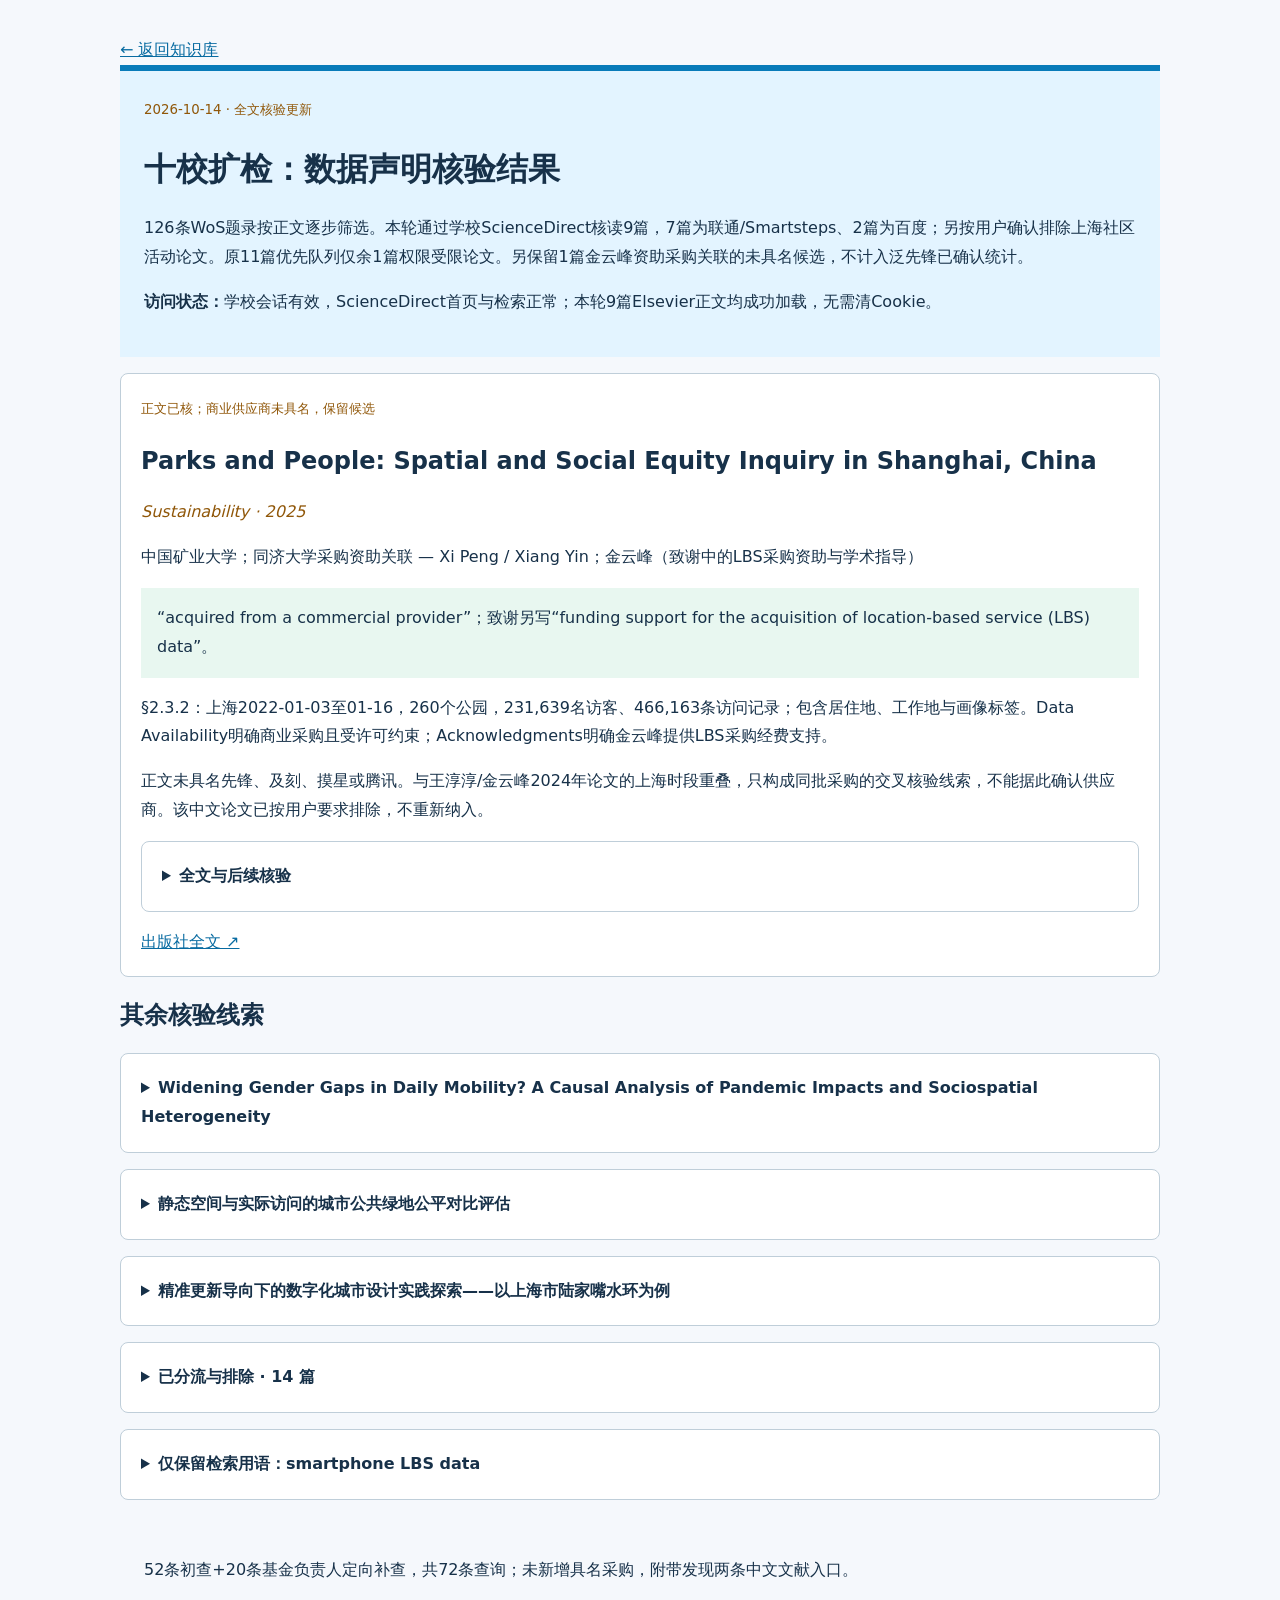
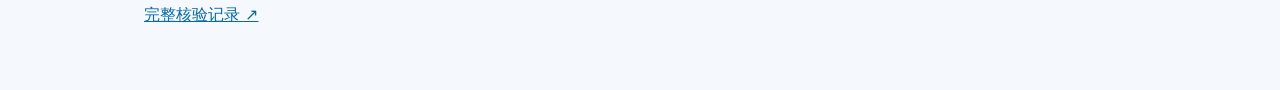
<file: wos-fulltext-screening.html>
<!doctype html><html lang="zh-CN"><meta charset="utf-8"><meta name="viewport" content="width=device-width,initial-scale=1"><title>十校扩检与正文核验</title><style>body{font-family:system-ui,sans-serif;background:#f5f8fc;color:#173149;max-width:1040px;margin:36px auto;padding:0 22px;line-height:1.8}header{background:#e3f4ff;border-top:6px solid #087bb9;padding:24px}h1,h2,h3{line-height:1.5}h3{font-size:19px}article,details{background:white;border:1px solid #bfced9;border-radius:8px;padding:20px;margin:16px 0}summary{cursor:pointer;font-weight:600}small,i{color:#905709}blockquote{background:#e8f7f0;margin:14px 0;padding:16px}a{color:#086ba1}footer{padding:24px}</style><body><a href="index.html#next">← 返回知识库</a><header><small>2026-10-14 · 全文核验更新</small><h1>十校扩检：数据声明核验结果</h1><p>126条WoS题录按正文逐步筛选。本轮通过学校ScienceDirect核读9篇，7篇为联通/Smartsteps、2篇为百度；另按用户确认排除上海社区活动论文。原11篇优先队列仅余1篇权限受限论文。另保留1篇金云峰资助采购关联的未具名候选，不计入泛先锋已确认统计。</p><p><b>访问状态：</b>学校会话有效，ScienceDirect首页与检索正常；本轮9篇Elsevier正文均成功加载，无需清Cookie。</p></header><article><small>正文已核；商业供应商未具名，保留候选</small><h2>Parks and People: Spatial and Social Equity Inquiry in Shanghai, China</h2><p><i>Sustainability · 2025</i></p><p>中国矿业大学；同济大学采购资助关联 — Xi Peng / Xiang Yin；金云峰（致谢中的LBS采购资助与学术指导）</p><blockquote>“acquired from a commercial provider”；致谢另写“funding support for the acquisition of location-based service (LBS) data”。</blockquote><p>§2.3.2：上海2022-01-03至01-16，260个公园，231,639名访客、466,163条访问记录；包含居住地、工作地与画像标签。Data Availability明确商业采购且受许可约束；Acknowledgments明确金云峰提供LBS采购经费支持。</p><p>正文未具名先锋、及刻、摸星或腾讯。与王淳淳/金云峰2024年论文的上海时段重叠，只构成同批采购的交叉核验线索，不能据此确认供应商。该中文论文已按用户要求排除，不重新纳入。</p><details><summary>全文与后续核验</summary><p>出版社PDF入口在Chrome返回ERR_BLOCKED_BY_CLIENT；本地保存HTML可见正文文本，尚未保存PDF。</p><p>沿Xi Peng、金云峰及上海2022年1月公园LBS采购追踪具名来源；不加入Zotero核心分类。</p></details><a href="https://www.mdpi.com/2071-1050/17/12/5495">出版社全文 ↗</a></article><h2>其余核验线索</h2><details><summary>Widening Gender Gaps in Daily Mobility? A Causal Analysis of Pandemic Impacts and Sociospatial Heterogeneity</summary><p><i>ANNALS OF THE AMERICAN ASSOCIATION OF GEOGRAPHERS</i></p><p>学校Taylor &amp; Francis页面明确显示Content unavailable；正文待获取</p><a href="https://doi.org/10.1080/24694452.2026.2708873">论文入口 ↗</a></details><details><summary>静态空间与实际访问的城市公共绿地公平对比评估</summary><p><i>智能城市</i></p><p>HTML全文已核、PDF已下载；仅明确安卓智能手机LBS，供应商未具名，低优先级保留</p><p>基于安卓系统智能手机采集LBS数据，数据全部经过脱敏处理，不涉及任何个人隐私。 上海中心城区97个街道；按两周活动范围筛选上海内活动。百度API仅获取绿地边界与坐标；原文未披露轨迹供应商和具体采集日期。</p><a href="https://doi.org/10.19301/j.cnki.zncs.2024.06.001">论文入口 ↗</a></details><details><summary>精准更新导向下的数字化城市设计实践探索——以上海市陆家嘴水环为例</summary><p><i>建筑师</i></p><p>期刊摘要称移动互联网LBS；全文待核</p><a href="https://jzss.cbpt.cnki.net/portal/journal/portal/client/paper/5ec5f659115014d31646ff8182070b66">论文入口 ↗</a></details><details><summary>已分流与排除 · 14 篇</summary><p><b>Does location of entrance/exit matter? Reexamining built environment factors of commuter ridership using high-quality LBS data</b><br>出版社引言明确通勤OD数据来自高德Amap；分流出泛先锋。 <a href="https://www.sciencedirect.com/science/article/pii/S0967070X25002847">来源 ↗</a></p><p><b>Dataset for visitations of public green spaces in Shanghai, China</b><br>Methods明确运营商基站定位，由上海大数据中心归档；2014年1—4月，不能作为SDK数据。 <a href="https://www.nature.com/articles/s41597-025-05581-w">来源 ↗</a></p><p><b>Displacement in Activities Space? Identification of Activity-Space-Based Gentrification via Mobile Phone Data</b><br>WoS摘要明确China Unicom，2017与2021年；按具名运营商排除。 <a href="https://doi.org/10.1002/psp.70026">来源 ↗</a></p><p><b>Exploring neighborhood daily activity patterns from the perspective of mobility using location-based services data: A case study of Shanghai</b><br>用户已核全文及声明，确认百度来源；不再追查。 <a href="https://doi.org/10.1016/j.apgeog.2025.103733">来源 ↗</a></p><p><b>Climate-induced mobility disruption: Demographic disparities to cumulative heat effect in urban China</b><br>正文明确由China Unicom提供手机信令；设备与基站交互产生记录，深圳2022年热浪研究。 <a href="https://doi.org/10.1016/j.trd.2026.105360">来源 ↗</a></p><p><b>Nonlinear-relationship between urban environment and commuting distance considering social and job disparities</b><br>正文明确上海LBS由Baidu Inc.应用采集，约100米分辨率，含推断的收入与职业标签。 <a href="https://doi.org/10.1016/j.apgeog.2026.103967">来源 ↗</a></p><p><b>Causal effects of typhoons on mobility perturbations: environment and individual heterogeneity☆</b><br>正文明确Smartsteps为联通子公司，采用深圳手机信令；由通信事件与基站切换触发。 <a href="https://doi.org/10.1016/j.trd.2026.105234">来源 ↗</a></p><p><b>Characterizing firm-led urban innovation environments through the work-residence-leisure nexus of knowledge workers</b><br>正文与表格明确China Unicom；北京2019与2023年11月，基站定位，停留超过30分钟形成停留点。 <a href="https://doi.org/10.1016/j.habitatint.2026.103862">来源 ↗</a></p><p><b>Public contact and neighborhood collective efficacy in Beijing, China: An ecological network approach combining mobile phone and questionnaire survey data</b><br>正文明确Beijing Branch of China Unicom；北京2017年6月，位置由与最近基站的信号通信获得。 <a href="https://doi.org/10.1016/j.cities.2026.107094">来源 ↗</a></p><p><b>Unraveling the spatiotemporal heterogeneity in mechanistic pathways from urban environment to mobility-associated PM2.5 exposure risk</b><br>正文明确China Unicom Smart Steps，上海2021-10-08至10-31；定位到数据段后排除，不再追查补充材料。 <a href="https://doi.org/10.1016/j.scs.2025.106978">来源 ↗</a></p><p><b>Spatiotemporal heterogeneity of PM2.5 exposure risk: An assessment framework based on residents&#x27; travel behavior using mobile phone data</b><br>正文明确China Unicom Smart Steps Core Insight Platform，上海2021-10-08至10-31。 <a href="https://doi.org/10.1016/j.landurbplan.2025.105501">来源 ↗</a></p><p><b>Disparities in dynamic green exposure across residents&#x27; mobility patterns: A case study in Chengdu</b><br>正文明确与联通签订数据使用合同；成都2020-10-19至10-25，基站映射至250米网格。 <a href="https://doi.org/10.1016/j.ufug.2025.128978">来源 ↗</a></p><p><b>Exploring the relationships of eWOM with distance and traditional attractiveness: evidence from Shanghai</b><br>正文明确Baidu Maps LBS，由集成百度地图SDK的应用生成；100米聚合OD，高德API仅用于估计出行时间。 <a href="https://doi.org/10.1016/j.tbs.2026.101394">来源 ↗</a></p><p><b>职住双重锚点：中心城区社区公共绿地服务范围的解析——以上海市黄浦区为例</b><br>用户决定排除：原文来源语焉不详，无法确认。腾讯LBS实验室仅是精度注释，不能认定腾讯提供本研究轨迹；百度绿地边界和高德POI均为辅助数据。 <a href="https://kns.cnki.net/kcms2/article/abstract?dbcode=CJFD&amp;filename=YUNI202408014">来源 ↗</a></p></details><details><summary>仅保留检索用语：smartphone LBS data</summary><p>金云峰的Systems论文按用户意见移出重点候选。保留 smartphone LBS data、a network technology company 两种措辞；不作为供应商确认依据。</p></details><footer><p>52条初查+20条基金负责人定向补查，共72条查询；未新增具名采购，附带发现两条中文文献入口。</p><a href="https://github.com/YeCao02/Mobile-phone-location-reasearch/blob/main/docs/round31-wos-fulltext-screening.md">完整核验记录 ↗</a></footer></body></html>
</file>
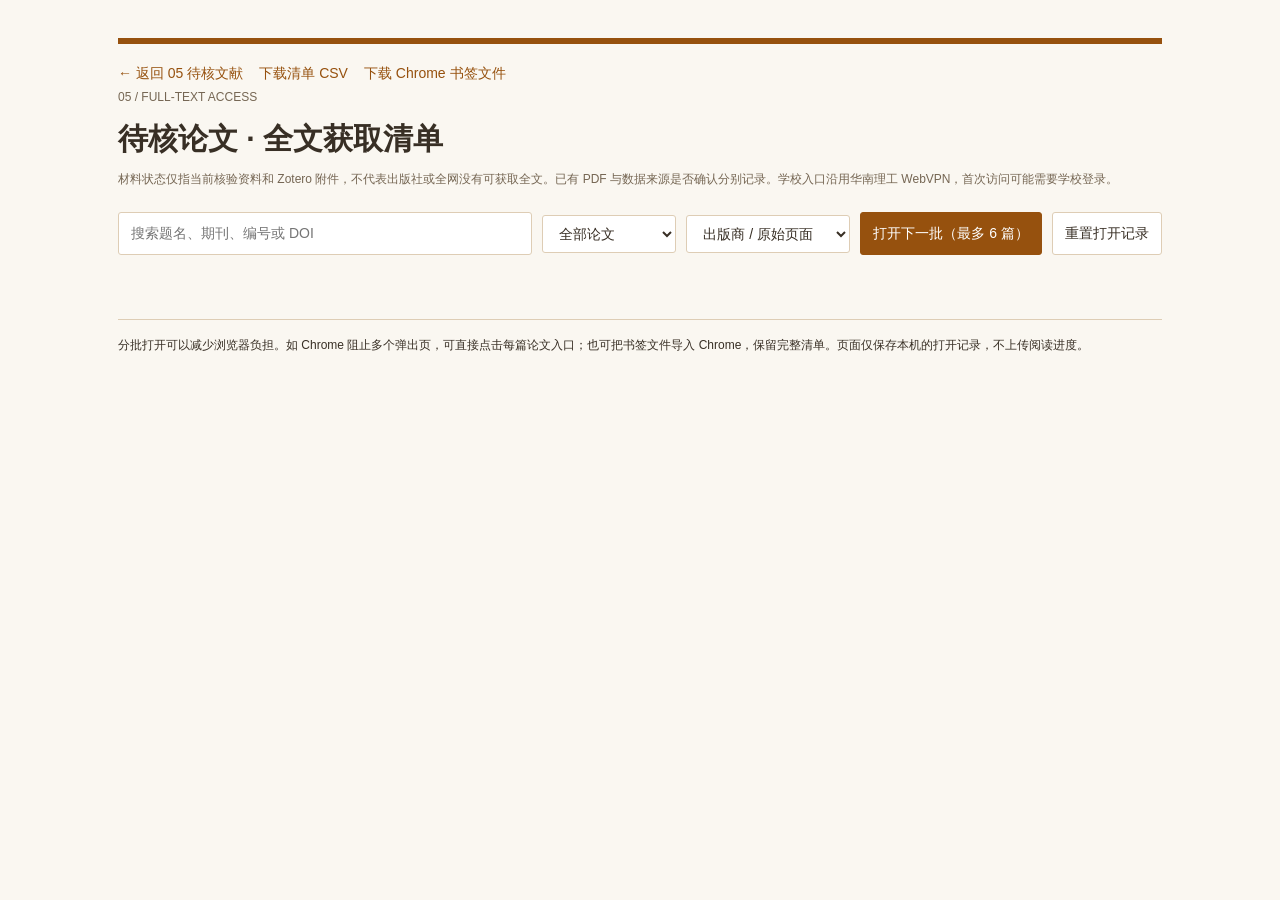
<file: assets/access-template.html>
<!doctype html><html lang="zh-CN"><head><meta charset="utf-8"><meta name="viewport" content="width=device-width,initial-scale=1"><title>待核论文 · 全文获取清单</title><style>
:root{--ink:#382f25;--muted:#756653;--accent:#96510e;--line:#decdb5;--paper:#faf7f1}*{box-sizing:border-box}body{margin:0;background:var(--paper);color:var(--ink);font:14px/1.65 "Segoe UI","Microsoft YaHei",sans-serif}main{max-width:1100px;margin:auto;padding:38px 28px}a{color:var(--accent);text-decoration:none}a:hover{text-decoration:underline}header{border-top:6px solid var(--accent);padding-top:18px}small,.meta{color:var(--muted);font-size:12px}h1{font-size:30px;line-height:1.4;margin:10px 0}p{margin:8px 0}.tools{display:flex;gap:10px;flex-wrap:wrap;align-items:center;margin:22px 0 12px}button,input,select{font:inherit;padding:9px 12px;border:1px solid var(--line);background:white;border-radius:3px;color:var(--ink)}button{cursor:pointer}input{flex:1;min-width:200px}button.primary{background:var(--accent);color:white;border-color:var(--accent)}button:focus-visible,a:focus-visible,input:focus-visible,select:focus-visible{outline:2px solid var(--accent);outline-offset:3px}.row{display:grid;grid-template-columns:90px minmax(0,1fr) 168px;gap:16px;background:white;border:1px solid var(--line);padding:16px;margin:8px 0;align-items:start}.id{font:12px/1.7 Consolas,monospace;color:var(--muted)}h2{font-size:15px;margin:0 0 5px;overflow-wrap:anywhere}.journal{font-size:12px;font-weight:600}.actions{display:grid;gap:7px;font-size:12px}.actions a{padding:5px 9px;background:#f7eee1;border:1px solid #e5d5bf}.badge{display:inline-block;background:#eef4ef;color:#2f6545;padding:2px 5px;font-size:10px;margin-top:5px}.missing{background:#fbeddc;color:#8b4d13}.note{font-size:11px;color:var(--muted);margin-top:5px}#status{min-height:24px;font-size:12px;color:var(--muted)}footer{margin-top:28px;border-top:1px solid var(--line);padding-top:16px;font-size:12px}nav{display:flex;gap:16px;flex-wrap:wrap}@media(max-width:650px){main{padding:22px 16px}.row{grid-template-columns:minmax(0,1fr);gap:7px}.actions{display:flex;flex-wrap:wrap}h1{font-size:25px}}
</style></head><body><main><header><nav><a href="index.html#next">← 返回 05 待核文献</a><a href="data/pending-access.csv" download>下载清单 CSV</a><a href="data/pending-bookmarks.html" download>下载 Chrome 书签文件</a></nav><small>05 / FULL-TEXT ACCESS</small><h1>待核论文 · 全文获取清单</h1><p id="summary"></p><p class="meta">材料状态仅指当前核验资料和 Zotero 附件，不代表出版社或全网没有可获取全文。已有 PDF 与数据来源是否确认分别记录。学校入口沿用华南理工 WebVPN，首次访问可能需要学校登录。</p></header><div class="tools"><input id="q" aria-label="搜索论文" placeholder="搜索题名、期刊、编号或 DOI"><select id="material" aria-label="材料状态"><option value="all">全部论文</option><option value="missing">仍需下载 PDF</option><option value="saved">已有本地 PDF</option></select><select id="route" aria-label="访问方式"><option value="official">出版商 / 原始页面</option><option value="vpn">优先学校 WebVPN</option></select><button class="primary" id="batch">打开下一批（最多 6 篇）</button><button id="reset">重置打开记录</button></div><p id="status" role="status" aria-live="polite"></p><div id="list"></div><footer>分批打开可以减少浏览器负担。如 Chrome 阻止多个弹出页，可直接点击每篇论文入口；也可把书签文件导入 Chrome，保留完整清单。页面仅保存本机的打开记录，不上传阅读进度。</footer></main><script id="access-data" type="application/json">__ACCESS_DATA__</script><script>
'use strict';
const rows=JSON.parse(document.querySelector('#access-data').textContent),$=s=>document.querySelector(s),esc=s=>String(s??'').replace(/[&<>"']/g,c=>({'&':'&amp;','<':'&lt;','>':'&gt;','"':'&quot;',"'":'&#39;'}[c]));
let opened=new Set();try{opened=new Set(JSON.parse(localStorage.getItem('sdk-access-opened')||'[]'))}catch{}
const filtered=()=>rows.filter(r=>($('#material').value==='all'||r.pdf_downloaded===($('#material').value==='saved'))&&[r.title,r.journal,r.id,r.doi].join(' ').toLowerCase().includes($('#q').value.trim().toLowerCase()));
const save=()=>{try{localStorage.setItem('sdk-access-opened',JSON.stringify([...opened]))}catch{}};
function render(){const shown=filtered();$('#summary').textContent=`${rows.length} 篇待核论文 · ${rows.filter(r=>r.review_state==='reviewed_unnamed').length} 篇正文已核但未具名 · ${rows.filter(r=>r.review_state==='pdf_unreviewed').length} 篇已有正文待审 · ${rows.filter(r=>!r.pdf_downloaded).length} 篇缺正文`;$('#status').textContent=`显示 ${shown.length} 篇；本机已打开 ${shown.filter(r=>opened.has(r.id)).length} 篇。`;$('#list').innerHTML=shown.map(r=>`<article class="row"><div class="id">${esc(r.id)}<br><span class="badge ${r.pdf_downloaded?'':'missing'}">${esc(r.review_label)}</span></div><div><h2>${esc(r.title)}</h2><div class="journal">${esc(r.journal||'出版物待核')} · ${esc(r.year)}</div><div class="meta">${esc(r.doi)}</div>${r.notes?`<div class="note">${esc(r.notes)}</div>`:''}</div><div class="actions"><a href="${esc(r.url)}" target="_blank" rel="noopener noreferrer" data-id="${esc(r.id)}">${r.search_only?'题名检索 ↗':'论文原始页面 ↗'}</a>${r.vpn_url?`<a href="${esc(r.vpn_url)}" target="_blank" rel="noopener noreferrer" data-id="${esc(r.id)}">学校 WebVPN ↗</a>`:''}<a href="index.html#paper-${esc(r.id)}">知识库记录 ↗</a></div></article>`).join('')||'<p>没有匹配论文。</p>';}
$('#q').addEventListener('input',render);$('#material').addEventListener('change',render);$('#list').addEventListener('click',e=>{const a=e.target.closest('a[data-id]');if(a){opened.add(a.dataset.id);save()}});
$('#batch').addEventListener('click',()=>{const batch=filtered().filter(r=>!opened.has(r.id)).slice(0,6);let n=0;for(const r of batch){const u=$('#route').value==='vpn'&&r.vpn_url?r.vpn_url:r.url;const w=window.open(u,'_blank');if(!w)break;try{w.opener=null}catch{}opened.add(r.id);n++}save();render();$('#status').textContent=batch.length?`本批打开 ${n} 篇。${n<batch.length?'Chrome 阻止了后续弹出页；可直接点击逐篇入口。':''}`:'当前筛选中的论文均已打开。';});
$('#reset').addEventListener('click',()=>{opened.clear();save();render()});render();
</script></body></html>
</file>
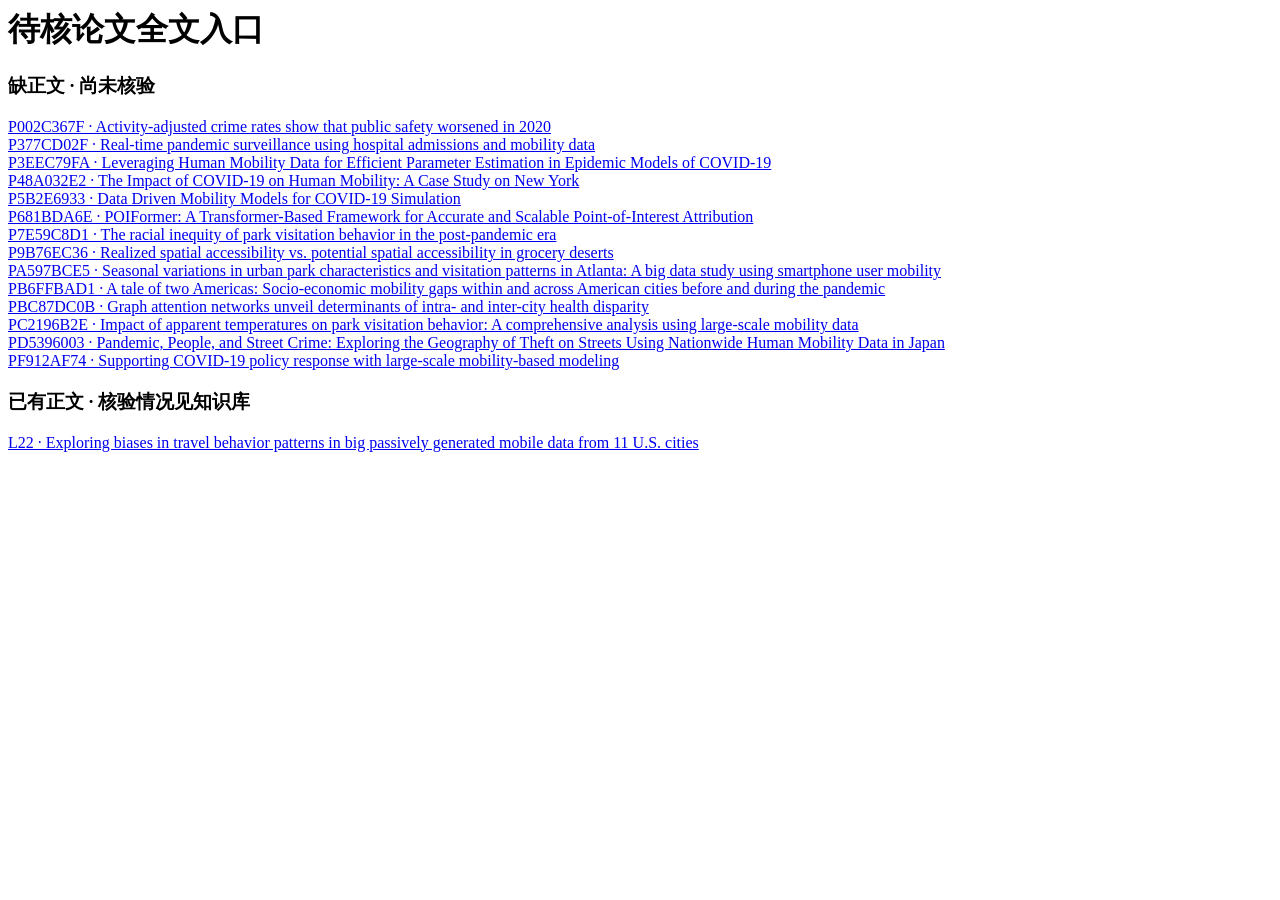
<file: data/pending-bookmarks.html>
<!DOCTYPE NETSCAPE-Bookmark-file-1>
<META HTTP-EQUIV="Content-Type" CONTENT="text/html; charset=UTF-8">
<TITLE>待核论文全文入口</TITLE><H1>待核论文全文入口</H1><DL><p>
<DT><H3>缺正文 · 尚未核验</H3><DL><p>
<DT><A HREF="https://www.pnas.org/doi/10.1073/pnas.2208598119">P002C367F · Activity-adjusted crime rates show that public safety worsened in 2020</A>
<DT><A HREF="https://pmc.ncbi.nlm.nih.gov/articles/PMC8851544/">P377CD02F · Real-time pandemic surveillance using hospital admissions and mobility data</A>
<DT><A HREF="https://ieeexplore.ieee.org/document/9967435">P3EEC79FA · Leveraging Human Mobility Data for Efficient Parameter Estimation in Epidemic Models of COVID-19</A>
<DT><A HREF="https://ieeexplore.ieee.org/document/10020695">P48A032E2 · The Impact of COVID-19 on Human Mobility: A Case Study on New York</A>
<DT><A HREF="https://doi.org/10.1145/3423455.3430305">P5B2E6933 · Data Driven Mobility Models for COVID-19 Simulation</A>
<DT><A HREF="https://doi.org/10.1145/3748636.3762775">P681BDA6E · POIFormer: A Transformer-Based Framework for Accurate and Scalable Point-of-Interest Attribution</A>
<DT><A HREF="https://www.sciencedirect.com/science/article/pii/S2214367X25001231">P7E59C8D1 · The racial inequity of park visitation behavior in the post-pandemic era</A>
<DT><A HREF="https://scholar.google.com/scholar?q=%22Realized%20spatial%20accessibility%20vs.%20potential%20spatial%20accessibility%20in%20grocery%20deserts%22">P9B76EC36 · Realized spatial accessibility vs. potential spatial accessibility in grocery deserts</A>
<DT><A HREF="https://www.sciencedirect.com/science/article/pii/S1618866723003370">PA597BCE5 · Seasonal variations in urban park characteristics and visitation patterns in Atlanta: A big data study using smartphone user mobility</A>
<DT><A HREF="https://www.sciencedirect.com/science/article/pii/S0264275122004450">PB6FFBAD1 · A tale of two Americas: Socio-economic mobility gaps within and across American cities before and during the pandemic</A>
<DT><A HREF="https://link.springer.com/article/10.1007/s44212-024-00049-5">PBC87DC0B · Graph attention networks unveil determinants of intra- and inter-city health disparity</A>
<DT><A HREF="https://www.sciencedirect.com/science/article/abs/pii/S0048969724035356">PC2196B2E · Impact of apparent temperatures on park visitation behavior: A comprehensive analysis using large-scale mobility data</A>
<DT><A HREF="https://www.tandfonline.com/doi/full/10.1080/24694452.2026.2648324">PD5396003 · Pandemic, People, and Street Crime: Exploring the Geography of Theft on Streets Using Nationwide Human Mobility Data in Japan</A>
<DT><A HREF="https://doi.org/10.1145/3447548.3467182">PF912AF74 · Supporting COVID-19 policy response with large-scale mobility-based modeling</A>
</DL><p>
<DT><H3>已有正文 · 核验情况见知识库</H3><DL><p>
<DT><A HREF="https://www.sciencedirect.com/science/article/pii/S096669232400317X">L22 · Exploring biases in travel behavior patterns in big passively generated mobile data from 11 U.S. cities</A>
</DL><p>
</DL><p>
</file>
